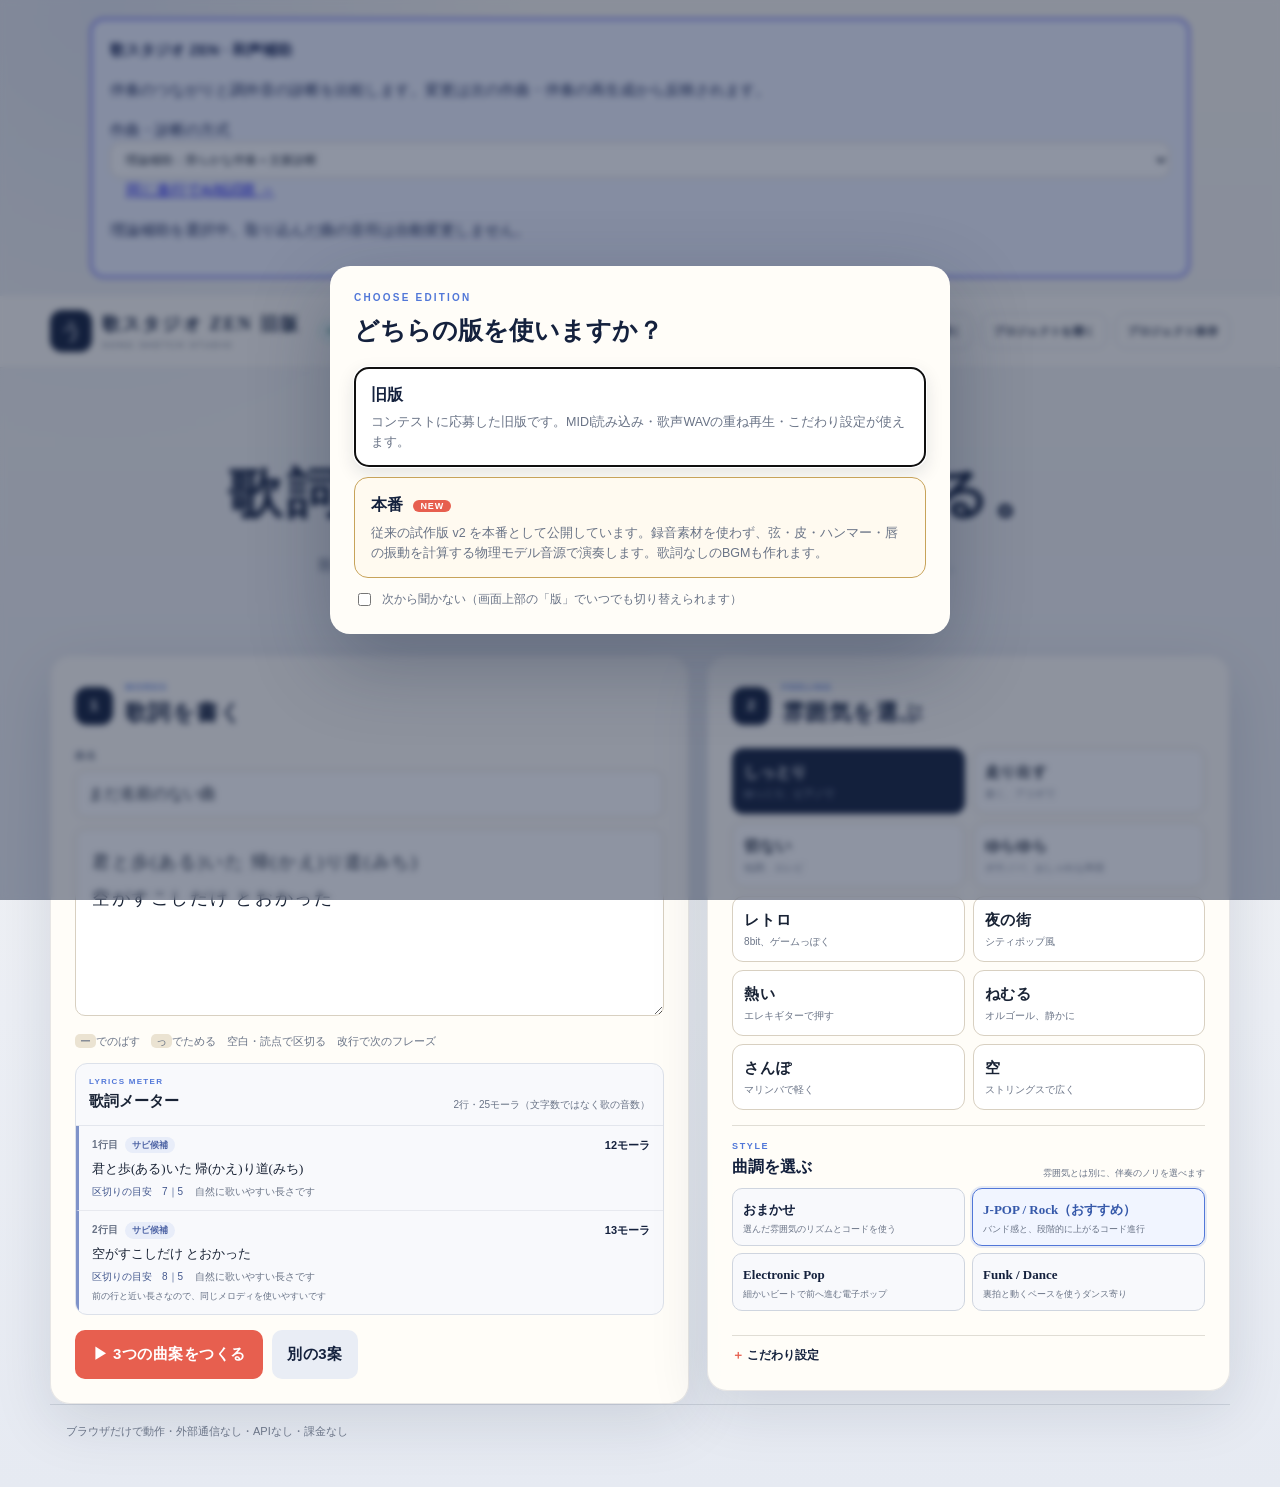
<file: index.html>
<!DOCTYPE html>
<html lang="ja">
<head>
<meta charset="UTF-8">
<meta name="viewport" content="width=device-width, initial-scale=1.0">
<meta name="theme-color" content="#14213d">
<title>歌スタジオ ZEN 旧版 — 歌詞から曲をつくる</title>
<link rel="stylesheet" href="css/style.css">
</head>
<body>
<section style="max-width:1100px;margin:18px auto;padding:18px;background:#eef2ff;border:2px solid #6366f1;border-radius:14px;color:#172554" aria-label="和声ラボ">
  <strong>歌スタジオ ZEN · 和声補助</strong>
  <p>伴奏のつながりと調外音の診断を比較します。変更は次の作曲・伴奏の再生成から反映されます。</p>
  <label for="harmonyMode">作曲・診断の方式 </label>
  <select id="harmonyMode"><option value="enhanced">理論補助：滑らかな伴奏＋文脈診断</option><option value="original">従来の処理</option></select>
  <a href="compare.html" style="margin-left:16px">同じ進行でA/B試聴 →</a>
  <p id="harmonyModeStatus" role="status">理論補助を選択中。取り込んだ曲の音符は自動変更しません。</p>
</section>
<div class="app-shell">
  <header class="topbar">
    <a class="brand" href="index.html" aria-label="うた原稿 STUDIO ホーム">
      <span class="brand-mark">う</span>
      <span><strong>歌スタジオ ZEN 旧版</strong><small>SONG SKETCH STUDIO</small></span>
    </a>
    <div class="privacy-badges" aria-label="動作方式">
      <span>STATIC</span><span>NO API</span><span>NO LOGIN</span>
    </div>
    <nav class="edition-switch" aria-label="版の切り替え">
      <span class="edition-label">版</span>
      <a aria-current="page" href="index.html?ed=zen">旧版</a>
      <a href="v2/index.html" title="物理モデル音源で演奏する本番を開きます">本番</a>
    </nav>
    <div class="top-actions">
      <button class="button ghost compact" id="helpBtn">使い方</button>
      <a class="button ghost compact" href="introduction.html">紹介動画</a>
      <button class="button ghost compact blueprint-launch" id="blueprintBtn">AI設計図</button>
      <input id="blueprintFile" type="file" accept=".utagenkou-blueprint.json,.json,application/json" hidden>
      <button class="button ghost compact" id="loadMidiBtn">MIDIを開く</button>
      <input id="midiFile" type="file" accept=".mid,.midi,audio/midi,audio/x-midi" hidden>
      <button class="button ghost compact" id="loadProjectBtn">プロジェクトを開く</button>
      <input id="projectFile" type="file" accept=".utagenkou.json,.json,application/json" hidden>
      <button class="button ghost compact" id="saveProjectBtn">プロジェクト保存</button>
    </div>
  </header>

  <main class="wrap">
    <section class="intro">
      <p class="eyebrow">WRITE → COMPOSE → SHAPE → EXPORT</p>
      <h1>歌詞から、曲の原型をつくる。</h1>
      <p>難しい画面を行き来せず、言葉・雰囲気・少しの調整だけで、メロディと伴奏を組み立てます。</p>
      <ol class="flow" aria-label="作曲の流れ">
        <li><span>1</span>歌詞</li><li><span>2</span>雰囲気</li><li><span>3</span>生成</li><li><span>4</span>調整</li><li><span>5</span>保存</li>
      </ol>
    </section>

    <div class="setup-grid">
      <section class="panel lyric-panel" aria-labelledby="lyricsHeading">
        <div class="section-heading">
          <span class="step-number">1</span>
          <div><p>WORDS</p><h2 id="lyricsHeading">歌詞を書く</h2></div>
        </div>
        <label class="title-label" for="titleInput">曲名</label>
        <input class="title-input" id="titleInput" value="まだ名前のない曲" maxlength="60">
        <textarea id="lyrics" spellcheck="false" aria-label="歌詞">君と歩(ある)いた 帰(かえ)り道(みち)
空がすこしだけ とおかった</textarea>
        <p class="hint"><code>ー</code>でのばす　<code>っ</code>でためる　空白・読点で区切る　改行で次のフレーズ</p>
        <section class="lyrics-meter" aria-labelledby="lyricsMeterHeading">
          <div class="meter-head">
            <div><span>LYRICS METER</span><h3 id="lyricsMeterHeading">歌詞メーター</h3></div>
            <div class="meter-head-actions">
              <small id="meterSummary">入力すると歌いやすい区切りを表示します</small>
              <button type="button" class="meter-toggle" id="meterToggleBtn" hidden>全行を表示</button>
            </div>
          </div>
          <div class="meter-list" id="count" aria-live="polite"></div>
        </section>
        <p class="warn" id="warn" hidden></p>
        <div class="compose-actions">
          <button class="button primary large" id="makeBtn"><span>▶</span> 3つの曲案をつくる</button>
          <button class="button secondary" id="reMelodyBtn">別の3案</button>
        </div>
      </section>

      <section class="panel mood-panel" aria-labelledby="moodHeading">
        <div class="section-heading">
          <span class="step-number">2</span>
          <div><p>FEELING</p><h2 id="moodHeading">雰囲気を選ぶ</h2></div>
        </div>
        <div class="moods" id="moods"></div>
        <section class="style-picker" aria-labelledby="styleHeading">
          <div class="style-picker-head">
            <div><p>STYLE</p><h3 id="styleHeading">曲調を選ぶ</h3></div>
            <small>雰囲気とは別に、伴奏のノリを選べます</small>
          </div>
          <div class="styles" id="styles"></div>
        </section>
        <div class="detail" id="detail"></div>
        <details class="tweak">
          <summary>こだわり設定</summary>
          <div class="tweak-grid">
            <label class="arrangement-template-control">曲テンプレート<select id="arrangementTemplateSel"></select><small id="arrangementTemplateNote"></small></label>
            <label>基準の音<select id="keySel" aria-label="基準の音"></select></label>
            <label>調<select id="modeSel"><option value="major">明るい調</option><option value="minor">暗い調</option></select></label>
            <label>コード進行<select id="progSel"></select></label>
            <label>リズム<select id="rhythmSel"></select></label>
            <label>メロディ<select id="motionSel"><option value="auto">雰囲気に合わせる</option><option value="smooth">なめらか</option><option value="leapy">よく跳ぶ</option></select></label>
            <label>音域<select id="rangeSel"><option value="low">低め</option><option value="middle" selected>ふつう</option><option value="high">高め</option></select></label>
            <label class="bpm-control">速さ <span id="bpmVal">80 BPM</span><input id="bpmSel" type="range" min="60" max="110" step="2"></label>
          </div>
          <button class="button ghost" id="resetTweak">雰囲気の初期設定に戻す</button>
        </details>
      </section>
    </div>

    <section class="studio" id="studio" aria-labelledby="studioHeading" hidden>
      <div class="studio-header">
        <div>
          <p class="eyebrow">CURRENT SONG</p>
          <h2 id="studioHeading"><span id="stageName">まだ名前のない曲</span></h2>
          <p id="transportStatus">音符を上下にドラッグして、メロディを直せます。</p>
        </div>
        <div class="transport">
          <button class="button play" id="playBtn">▶ 再生</button>
          <button class="button vocal-export" id="vocalScoreBtn">NEUTRINO譜面</button>
          <button class="button ghost" id="exportBtn">MIDIを書き出す</button>
          <button class="button ghost" id="exportMixBtn">WAVを書き出す</button>
        </div>
      </div>
      <section class="candidate-chooser" id="candidateChooser" aria-labelledby="candidateHeading">
        <div>
          <p class="eyebrow">THREE SKETCHES</p>
          <h3 id="candidateHeading">まず、近い案を選ぶ</h3>
          <p>選ぶと編集する案が切り替わります。再生して比べ、近い案から整えられます。</p>
        </div>
        <div class="candidate-list" id="candidateList" aria-live="polite"></div>
      </section>
      <section class="midi-import-summary" id="midiImportSummary" hidden aria-live="polite"></section>
      <section class="midi-checkup" id="midiCheckup" hidden aria-live="polite">
        <div id="midiCheckupBody"></div>
        <button type="button" class="button ghost compact" id="midiRepairBtn" hidden>直せるところを直す</button>
      </section>
      <div class="scroller" id="scroller"><canvas id="cv" aria-label="歌詞とメロディの編集画面"></canvas></div>

      <section class="quick-shape" aria-labelledby="quickShapeHeading">
        <div>
          <p class="eyebrow">QUICK SHAPE</p>
          <h3 id="quickShapeHeading">むずかしい操作なしで整える</h3>
          <p>気になる方向だけ押してください。細かい編集は下の「もっと細かく」で開けます。</p>
        </div>
        <div class="quick-shape-actions">
          <button class="button secondary" id="motifBtn">反復を強める</button>
          <button class="button secondary" id="chorusLiftBtn">サビを少し高く</button>
          <button class="button ghost" id="newCandidatesBtn">別の3案を出す</button>
        </div>
      </section>

      <details class="advanced-tools">
        <summary><strong>もっと細かく調整</strong><span>楽器・音の高さ・コード・ドラム・NEUTRINO</span></summary>
      <div class="editors">
        <article class="editor-card instrument-card">
          <div class="instrument-title-row">
            <div class="editor-heading"><span>INSTRUMENTS</span><h3>楽器編成を選ぶ</h3></div>
            <label class="ensemble-label">編成テンプレート<select id="ensembleSel"></select></label>
          </div>
          <p>各パートの楽器を別々に選べます。チェックを外すと、そのパートは再生とMIDI出力から外れます。</p>
          <p id="arrangementLayerNote" class="arrangement-layer-note" hidden></p>
          <div class="instrument-grid">
            <label class="track-control">
              <span><input type="checkbox" id="melodyEnabled" checked> メロディ</span>
              <select id="melodyInstrument"></select>
            </label>
            <label class="track-control">
              <span><input type="checkbox" id="chordEnabled" checked> コード</span>
              <select id="chordInstrument"></select>
            </label>
            <label class="track-control">
              <span><input type="checkbox" id="bassEnabled" checked> ベース</span>
              <select id="bassInstrument"></select>
            </label>
            <label class="track-control">
              <span><input type="checkbox" id="drumEnabled" checked> ドラム</span>
              <select id="drumKit"></select>
            </label>
          </div>
        </article>

        <article class="editor-card vocal-card">
          <div class="editor-heading"><span>NEUTRINO VOCAL</span><h3>歌声を重ねる</h3></div>
          <p>このツールから譜面を渡し、NEUTRINOが作ったWAVを戻します。外部通信はありません。</p>
          <div class="vocal-flow">
            <div><b>1</b><button class="button vocal-export" id="vocalScoreBtn2">MusicXMLを保存</button><small>NEUTRINO用の歌詞入り譜面</small></div>
            <span>→</span>
            <div><b>2</b><strong>別のPCソフトで歌声生成</strong><small>NEUTRINO等は別途用意（このページには含みません）</small></div>
            <span>→</span>
            <div><b>3</b><button class="button secondary" id="vocalFileBtn">歌声WAVを開く</button><small id="vocalStatus">歌声はまだありません</small></div>
          </div>
          <input id="vocalFile" type="file" accept=".wav,audio/wav,audio/x-wav" hidden>
          <div class="vocal-controls">
            <label>WAV先頭の空白<select id="vocalLeadSel"><option value="16" selected>1小節（推奨）</option><option value="0">空白なし</option><option value="8">2拍</option></select></label>
            <label>歌声音量 <span id="vocalVolumeVal">100%</span><input id="vocalVolume" type="range" min="0" max="150" value="100" step="5"></label>
            <button class="button ghost" id="removeVocalBtn" disabled>歌声を外す</button>
          </div>
          <p class="vocal-note">歌声WAVを読み込むと、再生時だけメロディ楽器を消音して伴奏と重ねます。MIDIにはメロディを残します。スマホでは作成済みのWAVを選んでください。</p>
        </article>

        <article class="editor-card melody-card">
          <div class="editor-heading"><span>MELODY</span><h3>メロディを整える</h3></div>
          <p>音符は譜面上で上下にドラッグできます。全体の高さはボタンで調整できます。</p>
          <div class="nudge-grid">
            <button class="button ghost" id="melodyOctaveDown">−1オクターブ</button>
            <button class="button ghost" id="melodyDown">少し低く</button>
            <button class="button ghost" id="melodyUp">少し高く</button>
            <button class="button ghost" id="melodyOctaveUp">＋1オクターブ</button>
          </div>
        </article>

        <article class="editor-card chord-card">
          <div class="editor-heading"><span>CHORDS</span><h3>コードを選ぶ</h3></div>
          <p>小節ごとの響きを変えます。メロディはそのまま残ります。</p>
          <div class="chord-editor" id="chordEditor"></div>
        </article>

        <article class="editor-card drum-card">
          <div class="editor-heading"><span>RHYTHM</span><h3>ドラムを打ち込む</h3></div>
          <p>16個のマスが1小節です。押した場所を曲全体のリズムとして繰り返します。</p>
          <div class="drum-grid" id="drumGrid"></div>
        </article>
      </div>
      </details>
    </section>
  </main>

  <footer>
    <span>ブラウザだけで動作・外部通信なし・APIなし・課金なし</span>
  </footer>
</div>

<dialog class="help-dialog edition-dialog" id="editionDialog" aria-labelledby="editionHeading">
  <div class="help-dialog-head">
    <div><p class="eyebrow">CHOOSE EDITION</p><h2 id="editionHeading">どちらの版を使いますか？</h2></div>
  </div>
  <div class="edition-choices">
    <button type="button" class="edition-choice" id="editionZen">
      <strong>旧版</strong>
      <span>コンテストに応募した旧版です。MIDI読み込み・歌声WAVの重ね再生・こだわり設定が使えます。</span>
    </button>
    <button type="button" class="edition-choice is-new" id="editionV2">
      <strong>本番 <em>NEW</em></strong>
      <span>従来の試作版 v2 を本番として公開しています。録音素材を使わず、弦・皮・ハンマー・唇の振動を計算する物理モデル音源で演奏します。歌詞なしのBGMも作れます。</span>
    </button>
  </div>
  <label class="edition-remember"><input type="checkbox" id="editionRemember"> 次から聞かない（画面上部の「版」でいつでも切り替えられます）</label>
</dialog>

<dialog class="help-dialog" id="helpDialog" aria-labelledby="helpHeading">
  <div class="help-dialog-head">
    <div><p class="eyebrow">QUICK START</p><h2 id="helpHeading">30秒で曲をつくる</h2></div>
    <button type="button" class="dialog-close" id="helpCloseBtn" aria-label="使い方を閉じる">×</button>
  </div>
  <ol class="help-steps">
    <li><b>手元のMIDIを開く場合</b><span>上部の「MIDIを開く」から選ぶと、各トラック・楽器番号・Velocity・ドラムを保ったまま再生できます。</span></li>
    <li><b>歌詞を書く</b><span>改行ごとに歌のフレーズになります。読めない漢字だけ <code>未来(みらい)</code> のように読みを付けます。</span></li>
    <li><b>雰囲気を選ぶ</b><span>最初は「こだわり設定」を開かなくても大丈夫です。</span></li>
    <li><b>3つの曲案をつくる</b><span>A・B・Cを再生して、いちばん近い案を選びます。</span></li>
    <li><b>少しだけ整える</b><span>「反復を強める」「サビを少し高く」、または音符の上下ドラッグを使います。</span></li>
    <li><b>保存する</b><span>MIDIは他の作曲ソフトへ、MusicXMLはNEUTRINOへ渡せます。</span></li>
  </ol>
  <p class="help-safety">このアプリはブラウザ内だけで動きます。外部通信・API契約・ログイン・利用料金はありません。</p>
  <button type="button" class="button primary" id="helpStartBtn">歌詞から始める</button>
</dialog>

<dialog class="help-dialog blueprint-dialog" id="blueprintDialog" aria-labelledby="blueprintHeading">
  <div class="help-dialog-head">
    <div>
      <p class="eyebrow">AI SONG BLUEPRINT</p>
      <h2 id="blueprintHeading">GPT / Geminiの曲案を開く</h2>
    </div>
    <button type="button" class="dialog-close" id="blueprintCloseBtn" aria-label="AI設計図を閉じる">×</button>
  </div>
  <p class="blueprint-intro">Codex・ClaudeなどのAIに専用JSONを書いてもらい、ここへ貼ります。音符を検査し、楽器で試聴してMIDIへ保存できます。歌声生成ソフト用の譜面も書き出せます。</p>
  <div class="blueprint-flow" aria-label="AI設計図の使い方">
    <span><b>1</b> 指示をコピー</span><i>→</i><span><b>2</b> AIへ依頼</span><i>→</i><span><b>3</b> JSONを貼る</span><i>→</i><span><b>4</b> 曲を開く</span>
  </div>
  <label class="blueprint-text-label" for="blueprintText">UtaGenkou Song Blueprint v1</label>
  <textarea id="blueprintText" class="blueprint-text" spellcheck="false" placeholder="ここへJSONを貼り付けてください"></textarea>
  <div class="blueprint-status" id="blueprintStatus" role="status" aria-live="polite">まだ設計図は開いていません。</div>
  <div class="blueprint-tools">
    <button type="button" class="button ghost" id="blueprintPromptBtn">GPT / Gemini用指示をコピー</button>
    <button type="button" class="button ghost" id="blueprintSampleBtn">見本を入れる</button>
    <button type="button" class="button ghost" id="blueprintFileBtn">JSONファイルを開く</button>
  </div>
  <p class="help-safety">コピー＆ペーストは手動です。このアプリからAI・API・外部サイトへ通信せず、ログインや追加料金もありません。</p>
  <div class="blueprint-actions">
    <button type="button" class="button ghost" id="blueprintCancelBtn">キャンセル</button>
    <button type="button" class="button primary" id="blueprintApplyBtn">この設計図を開く</button>
  </div>
</dialog>

<div class="toast" id="toast" role="status" aria-live="polite" hidden></div>

<script src="js/theory.js"></script>
<script src="js/mora.js"></script>
<script src="js/lyrics-analyzer.js"></script>
<script src="data/presets.js"></script>
<script src="data/styles.js"></script>
<script src="js/compose.js"></script>
<script src="js/vocal-timing.js"></script>
<script src="js/performance-pass.js"></script>
<script src="js/arrangement-template.js"></script>
<script src="js/song-sketch.js"></script>
<script src="js/smf.js"></script>
<script src="js/musicxml.js"></script>
<script src="js/midi-doctor.js"></script>
<script src="js/harmony-lab.js"></script>
<script>document.getElementById('harmonyMode').addEventListener('change', function () { UG.harmonyLab.enabled = this.value === 'enhanced'; document.getElementById('harmonyModeStatus').textContent = (UG.harmonyLab.enabled ? '理論補助' : '従来の処理') + 'を選択中。次の作曲・伴奏再生成／診断から反映します。'; });</script>
<script src="js/audio.js"></script>
<script src="js/vocal-track.js"></script>
<script src="js/wav-export.js"></script>
<script src="js/playback-engine.js"></script>
<script src="js/editor.js"></script>
<script src="js/blueprint.js"></script>
<script src="js/project.js"></script>
<script src="js/view.js"></script>
<script src="js/main.js"></script>
<script src="js/edition.js"></script>
</body>
</html>
</file>
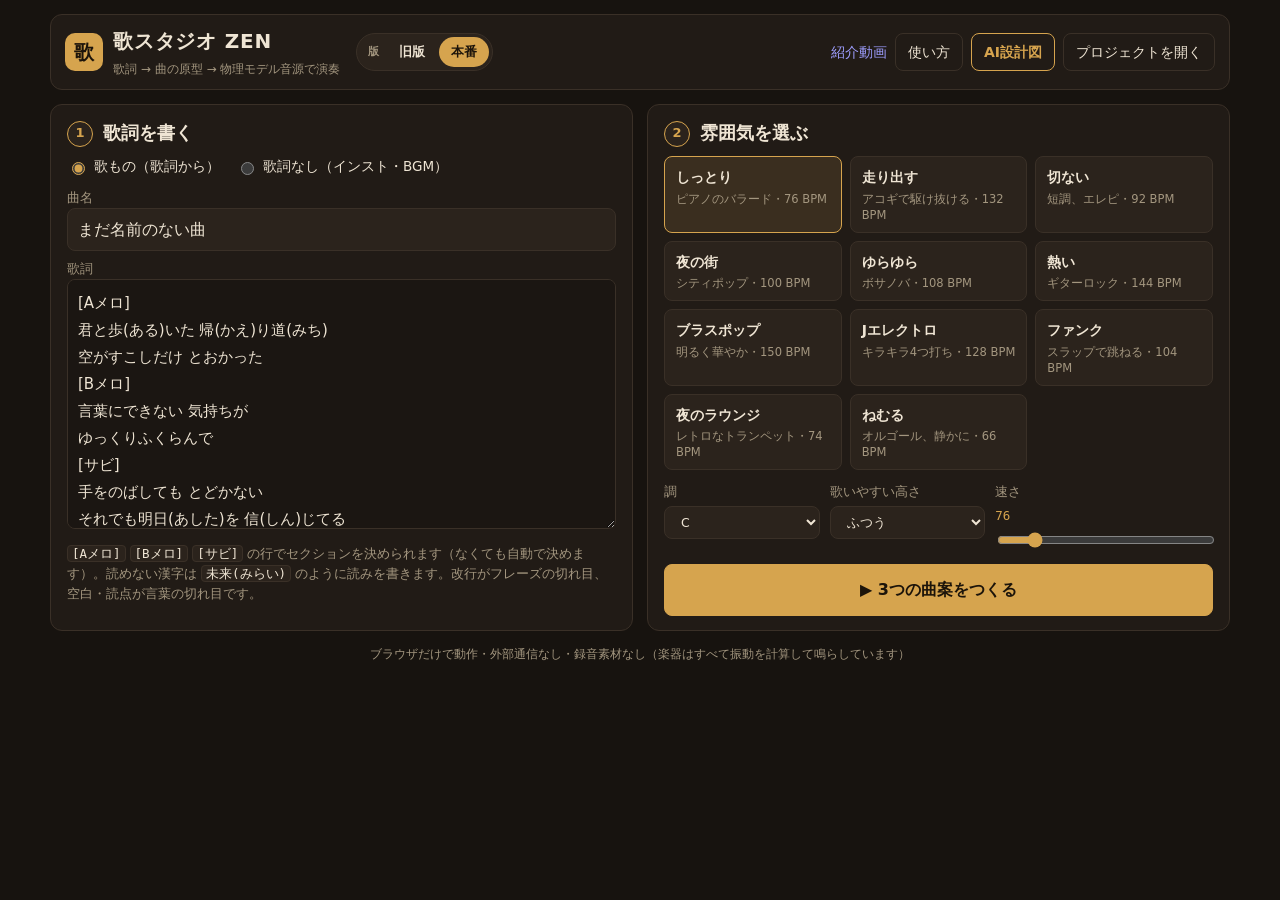
<file: v2/index.html>
<!DOCTYPE html>
<html lang="ja">
<head>
<meta charset="UTF-8">
<meta name="viewport" content="width=device-width, initial-scale=1.0">
<meta name="theme-color" content="#17130f">
<title>歌スタジオ ZEN 本番 — 歌詞から曲をつくる</title>
<link rel="stylesheet" href="css/app.css">
</head>
<body>
<div class="wrap">
  <header class="top">
    <div class="brand"><span class="mark">歌</span><div><h1>歌スタジオ ZEN</h1><small>歌詞 → 曲の原型 → 物理モデル音源で演奏</small></div></div>
    <nav class="edition-switch" aria-label="版の切り替え">
      <span class="edition-label">版</span>
      <a href="../index.html?ed=zen" title="コンテストに応募した旧版に切り替えます">旧版</a>
      <a aria-current="page" href="index.html">本番</a>
    </nav>
    <div class="top-actions">
      <a class="ghost" style="display:inline-flex;align-items:center;text-decoration:none" href="../introduction.html#prototype">紹介動画</a>
      <button class="ghost" id="helpBtn">使い方</button>
      <button class="ghost ai" id="bpBtn">AI設計図</button>
      <button class="ghost" id="openBtn">プロジェクトを開く</button>
      <input type="file" id="openFile" accept=".json,application/json" hidden>
    </div>
  </header>

  <div class="setup">
    <section class="panel" aria-labelledby="h1">
      <div class="step"><span>1</span><h2 id="h1">歌詞を書く</h2></div>
      <div class="mode" role="radiogroup" aria-label="曲の種類">
        <label><input type="radio" name="mode" value="song" checked> 歌もの（歌詞から）</label>
        <label><input type="radio" name="mode" value="inst"> 歌詞なし（インスト・BGM）</label>
      </div>
      <label class="lbl" for="title">曲名</label>
      <input id="title" class="title-in" value="まだ名前のない曲" maxlength="60">
      <div id="instBox" class="inst-box" hidden>
        <label class="lbl">長さ<select id="lengthSel"><option value="short">短め（約30秒・Aメロ→サビ）</option><option value="medium" selected>ふつう（約1分・A→B→サビ）</option><option value="long">長め（約2分・A→B→サビ→A→サビ）</option></select></label>
        <p class="hint">歌詞の代わりに、フレーズの長さと区切りを自動で決めてメロディを作ります。メロディは「メロディ」の楽器が演奏します。</p>
      </div>
      <div id="lyricBox">
      <label class="lbl" for="lyrics">歌詞</label>
      <textarea id="lyrics" spellcheck="false">[Aメロ]
君と歩(ある)いた 帰(かえ)り道(みち)
空がすこしだけ とおかった
[Bメロ]
言葉にできない 気持ちが
ゆっくりふくらんで
[サビ]
手をのばしても とどかない
それでも明日(あした)を 信(しん)じてる
いつかまた 会えるように
この歌を うたうよ</textarea>
      <p class="hint"><code>[Aメロ]</code> <code>[Bメロ]</code> <code>[サビ]</code> の行でセクションを決められます（なくても自動で決めます）。読めない漢字は <code>未来(みらい)</code> のように読みを書きます。改行がフレーズの切れ目、空白・読点が言葉の切れ目です。</p>
      <p class="warn" id="warn" hidden></p>
      </div>
    </section>

    <section class="panel" aria-labelledby="h2">
      <div class="step"><span>2</span><h2 id="h2">雰囲気を選ぶ</h2></div>
      <div class="moods" id="moods"></div>
      <div class="row3">
        <label class="lbl">調<select id="keySel"></select></label>
        <label class="lbl">歌いやすい高さ<select id="rangeSel"><option value="low">低め</option><option value="mid" selected>ふつう</option><option value="high">高め</option></select></label>
        <label class="lbl">速さ <output id="bpmOut">76</output><input type="range" id="bpm" min="60" max="170" step="1" value="76"></label>
      </div>
      <button class="primary big" id="makeBtn">▶ 3つの曲案をつくる</button>
    </section>
  </div>

  <section class="panel studio" id="studio" hidden aria-labelledby="h3">
    <div class="studio-head">
      <div class="step"><span>3</span><h2 id="h3"><span id="songName">曲</span></h2></div>
      <div class="transport">
        <button class="primary" id="playBtn" aria-pressed="false">▶ 再生</button>
        <span class="pos" id="pos">0:00</span>
        <span class="status" id="status">準備中…</span>
      </div>
    </div>
    <div class="cands" id="cands"></div>
    <div class="roll-wrap" id="rollWrap"><canvas id="roll" aria-label="曲の構成・コード・メロディ。クリックした小節から再生"></canvas></div>
    <div class="edit-bar" id="editBar" hidden>
      <span class="edit-target" id="editTarget"></span>
      <div class="btns">
        <button class="ghost" id="editOctDown">−1オクターブ</button>
        <button class="ghost" id="editDown">少し低く</button>
        <button class="ghost" id="editUp">少し高く</button>
        <button class="ghost" id="editOctUp">＋1オクターブ</button>
        <button class="ghost" id="editUndo">元に戻す</button>
        <button class="ghost" id="editClear" hidden>選択をはずす</button>
      </div>
    </div>
    <p class="hint">音符を上下にドラッグすると高さを直せます（調の音に合わせます）。選んだ音は ↑↓ キー（Shift で1オクターブ）、←→ で隣の音へ。音符以外をクリックすると、その小節から再生します。</p>

    <div class="adjust">
      <div class="sub">
        <h3><span class="n">4</span>楽器とノリ <small class="for-cand" id="forCand"></small><button class="ghost reroll" id="rerollBtn" title="この案の楽器を、別の組み合わせに入れ替えます">🎲 別の編成</button></h3>
        <div class="grid2">
          <label class="lbl">メロディ<select id="insMelody"></select></label>
          <label class="lbl">ベース<select id="insBass"></select></label>
          <label class="lbl">ドラム<select id="insKit"></select></label>
          <label class="lbl">ノリ<select id="grooveSel"></select></label>
          <div class="lbl">キー<div class="btns"><button class="ghost" id="keyDown">♭ 半音下げる</button><button class="ghost" id="keyUp">♯ 半音上げる</button></div></div>
        </div>
        <div class="layers">
          <div class="layers-head"><span>和音の楽器（重ねられます）</span><span class="btns"><button class="ghost" id="rerollLayers" title="和音の楽器だけを別の組み合わせに入れ替えます（歌メロ・ベース・ドラムはそのまま）">🎲 和音だけ入れ替え</button><button class="ghost" id="addLayer" title="雰囲気に合う楽器を1つ足します">＋ 楽器を足す</button></span></div>
          <div id="layerList"></div>
        </div>
        <p class="hint" id="arrNote"></p>
      </div>
      <div class="sub">
        <h3>音量</h3>
        <div class="mixer" id="mixer"></div>
      </div>
      <div class="sub">
        <h3><span class="n">5</span>保存</h3>
        <div class="btns wrap-btns">
          <button class="ghost" id="saveMidi">MIDI</button>
          <button class="ghost" id="saveXml">MusicXML（歌詞つきメロディ）</button>
          <button class="ghost" id="saveWav">WAV</button>
          <button class="ghost" id="saveProj">プロジェクト</button>
        </div>
        <p class="hint">MIDIは全パート（歌詞つき）。MusicXMLはNEUTRINOなどの歌声合成へ。WAVは物理モデル音源でそのまま書き出します。</p>
      </div>
    </div>
  </section>

  <footer>ブラウザだけで動作・外部通信なし・録音素材なし（楽器はすべて振動を計算して鳴らしています）</footer>
</div>

<dialog id="help" aria-labelledby="helpH">
  <h2 id="helpH">使い方</h2>
  <ol>
    <li><b>歌詞を書く</b> — 改行ごとに歌のフレーズ。<code>[サビ]</code> などでセクションを指定できます。</li>
    <li><b>雰囲気を選ぶ</b> — テンポ・コード進行・楽器・ノリがまとめて決まります。</li>
    <li><b>3つの曲案をつくる</b> — A・B・Cを聴き比べて選びます。</li>
    <li><b>整える</b> — 楽器やノリを変えると、その楽器らしい弾き方で伴奏を組み直します。</li>
    <li><b>保存</b> — MIDI・MusicXML・WAV・プロジェクト。</li>
  </ol>
  <p class="hint">構成：前奏（サビのメロディを楽器で）→ Aメロ → Bメロ → サビ → 後奏 → 終止。</p>
  <button class="primary" id="helpClose">閉じる</button>
</dialog>
<dialog id="bp" class="bp" aria-labelledby="bpH">
  <h2 id="bpH">AI設計図で曲を開く</h2>
  <ol class="bp-steps">
    <li><b>指示文をコピー</b> — 上の歌詞と雰囲気が入った指示文です。<button class="ghost" id="bpCopy">指示文をコピー</button></li>
    <li><b>AIに貼る</b> — Claude・ChatGPT・Gemini などのチャットに貼って送ります（このアプリは通信しません）。</li>
    <li><b>返ってきたJSONを貼る</b> — 下の欄に貼って「この設計図で開く」。</li>
  </ol>
  <textarea id="bpText" spellcheck="false" placeholder="{ &quot;format&quot;: &quot;uta-studio-2/blueprint&quot;, … }"></textarea>
  <p class="hint" id="bpStatus" role="status">AIが作曲（構成・コード・メロディ・編成・キメ）を書き、このアプリが物理モデル音源で演奏します。</p>
  <div class="btns"><select id="bpExample" aria-label="手本の曲を開く"><option value="">手本の曲を開く…</option>
    <option value="examples/morning-tram.score.json">Morning Tram（自由スコアの基本）</option>
    <option value="examples/rosewood/starlight-parade.score.json">Starlight Parade</option>
    <option value="examples/rosewood/moonlit-lounge.score.json">Moonlit Lounge</option>
    <option value="examples/rosewood/candy-circuit.score.json">Candy Circuit</option>
    <option value="examples/rosewood/morning-glass.score.json">Morning Glass</option>
    <option value="examples/rosewood/velvet-hour.score.json">Velvet Hour</option>
    <option value="examples/rosewood/neon-drive.score.json">Neon Drive</option>
    <option value="examples/rosewood/rosewood-funk.score.json">Rosewood Funk</option>
    <option value="examples/rosewood/highway-rock.score.json">Highway Rock</option>
    <option value="examples/rosewood/lantern-ballad.score.json">Lantern Ballad</option>
  </select><button class="ghost" id="bpSample">見本を入れる</button><button class="ghost" id="bpClose">閉じる</button><button class="primary" id="bpOpen">この設計図で開く</button></div>
</dialog>
<div class="toast" id="toast" role="status" aria-live="polite" hidden></div>

<script src="js/theory.js"></script>
<script src="js/instruments.js"></script>
<script src="js/moods.js"></script>
<script src="js/lyrics.js"></script>
<script src="js/compose.js"></script>
<script src="js/arrange.js"></script>
<script src="js/musicxml.js"></script>
<script src="js/export.js"></script>
<script src="js/blueprint.js"></script>
<script src="js/engine/dsp-guitar.js"></script>
<script src="js/engine/dsp-drum.js"></script>
<script src="js/engine/dsp-keys.js"></script>
<script src="js/engine/core.js"></script>
<script src="js/engine/score.js"></script>
<script src="js/engine/player.js"></script>
<script src="js/app.js"></script>
</body>
</html>
</file>
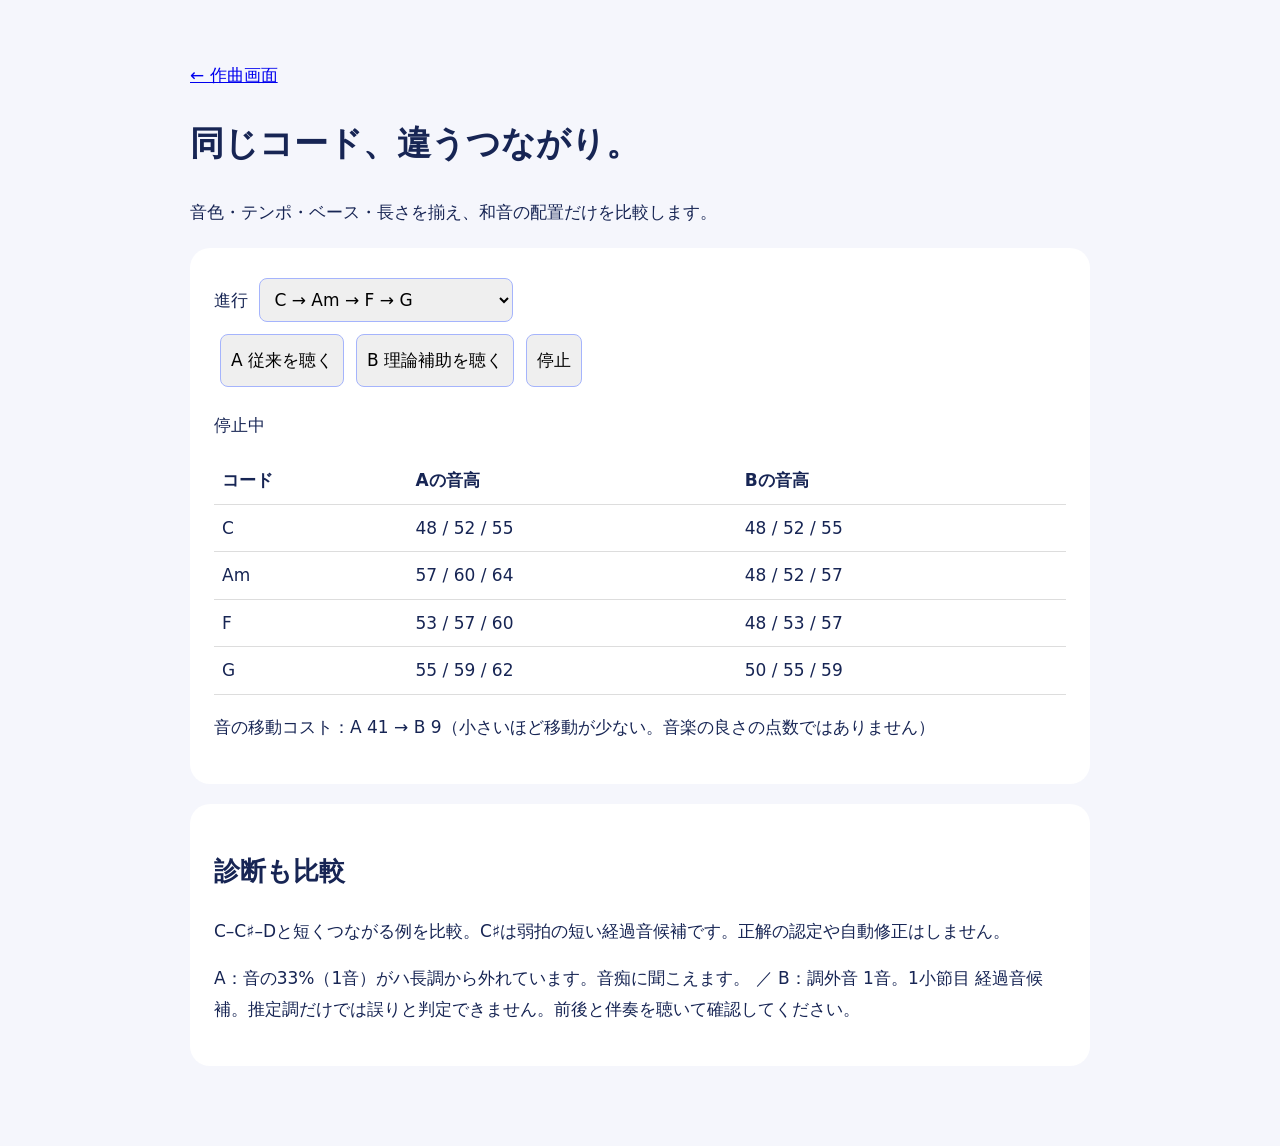
<file: compare.html>
<!doctype html><html lang="ja"><meta charset="utf-8"><meta name="viewport" content="width=device-width,initial-scale=1"><title>和声ラボ A/B試聴</title>
<style>body{font:17px/1.8 system-ui;background:#f5f6fc;color:#172554;max-width:900px;margin:40px auto;padding:20px}section{background:white;padding:24px;border-radius:20px;margin:20px 0}button,select{font:inherit;padding:10px;margin:6px;border:1px solid #a5b4fc;border-radius:8px}button{cursor:pointer}table{width:100%;border-collapse:collapse}td,th{padding:8px;border-bottom:1px solid #ddd;text-align:left}</style>
<a href="index.html">← 作曲画面</a><h1>同じコード、違うつながり。</h1><p>音色・テンポ・ベース・長さを揃え、和音の配置だけを比較します。</p>
<section><label>進行 <select id="progression"><option value="pop">C → Am → F → G</option><option value="seventh">FM7 → G7 → Em7 → Am7</option><option value="mixed">C → Dm7 → G7 → C</option></select></label><br>
<button id="a">A 従来を聴く</button><button id="b">B 理論補助を聴く</button><button id="stop">停止</button><p id="status" role="status">再生ボタンを押してください。</p><table><thead><tr><th>コード</th><th>Aの音高</th><th>Bの音高</th></tr></thead><tbody id="rows"></tbody></table><p id="metric"></p></section>
<section><h2>診断も比較</h2><p>C–C♯–Dと短くつながる例を比較。C♯は弱拍の短い経過音候補です。正解の認定や自動修正はしません。</p><p id="diagnostic"></p></section>
<script src="js/theory.js"></script><script src="js/midi-doctor.js"></script><script src="js/harmony-lab.js"></script><script src="js/compare.js"></script></html>
</file>
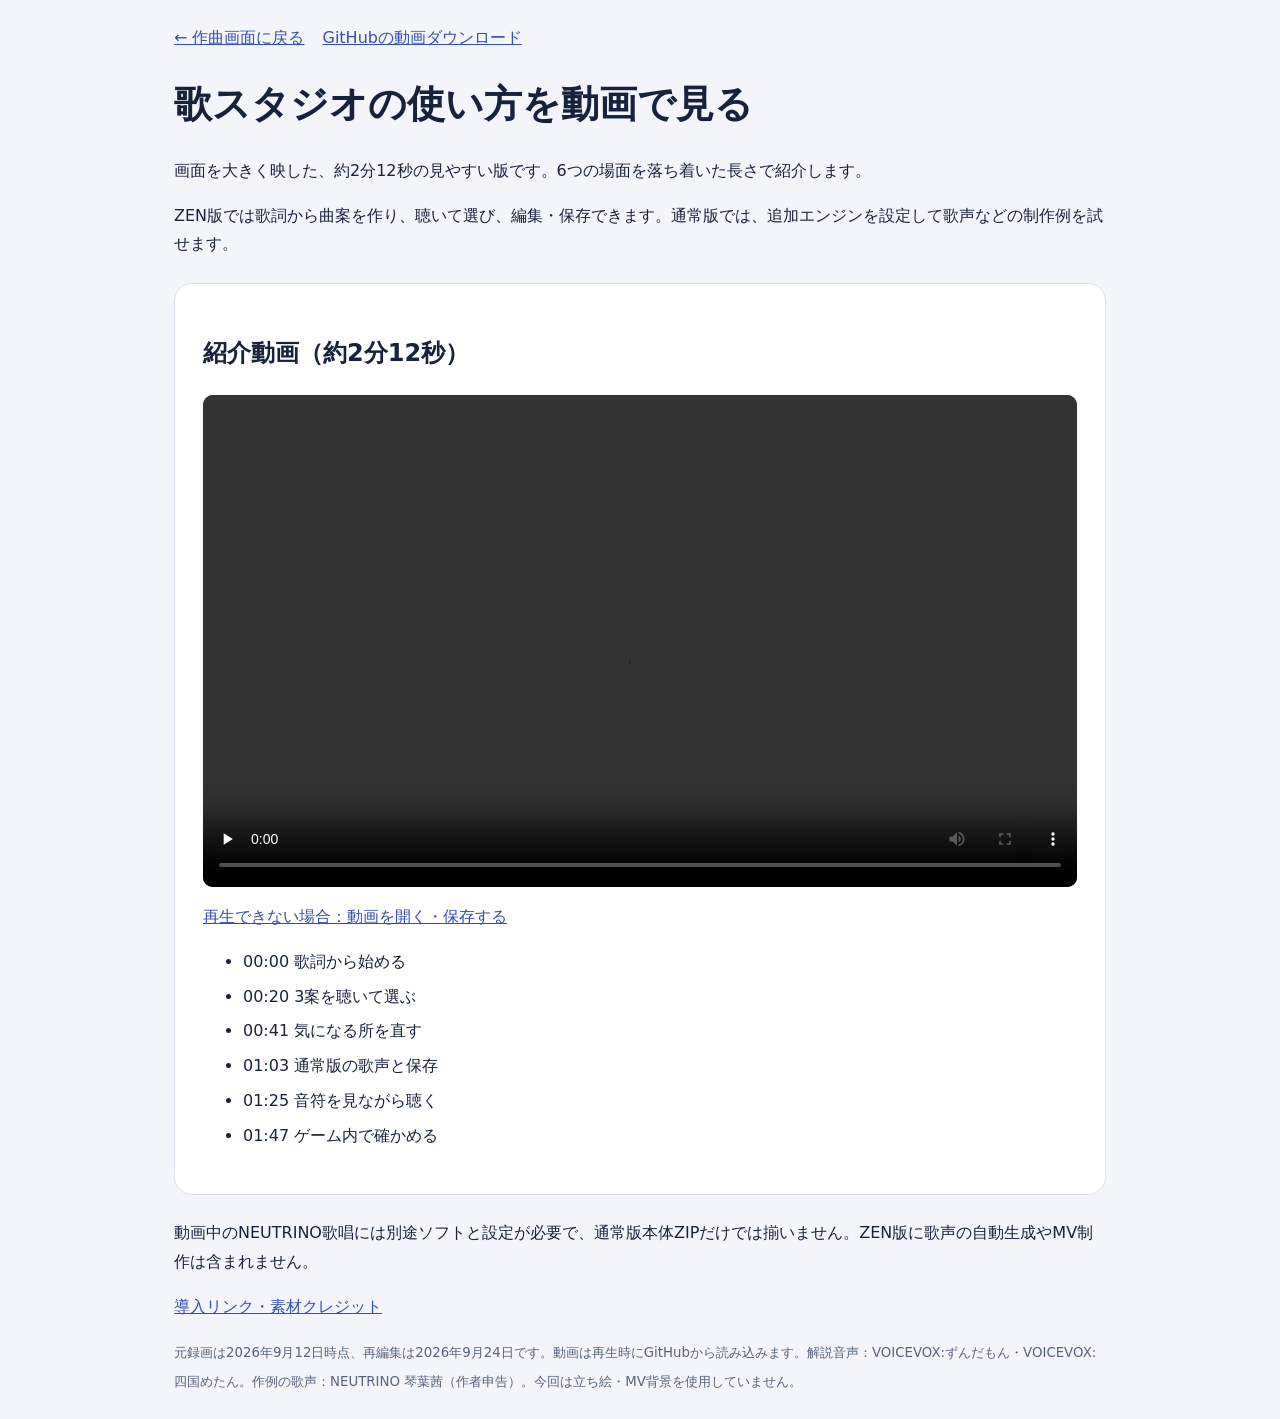
<file: introduction-legacy.html>
<!doctype html>
<html lang="ja">
<head>
<meta charset="utf-8">
<meta name="viewport" content="width=device-width,initial-scale=1">
<title>紹介動画 — 歌スタジオ</title>
<style>
*{box-sizing:border-box}body{margin:0;background:#f3f5fa;color:#17233c;font:16px/1.8 system-ui,sans-serif}main{max-width:980px;margin:auto;padding:24px}a{color:#354eb2}h1{font-size:clamp(25px,5vw,38px);line-height:1.4}section{background:white;border:1px solid #dae0ed;border-radius:18px;margin:24px 0;padding:clamp(16px,4vw,28px)}video{display:block;width:100%;aspect-ratio:16/9;background:#101b30;border-radius:10px}nav{display:flex;gap:18px;flex-wrap:wrap}small{color:#56647b}li{margin:6px 0}
</style>
</head>
<body><main>
<nav><a href="index.html">← 作曲画面に戻る</a><a href="https://github.com/mutuki09/Uta-Studio/releases/tag/intro-video-20260912">GitHubの動画ダウンロード</a></nav>
<h1>歌スタジオの使い方を動画で見る</h1>
<p>画面を大きく映した、約2分12秒の見やすい版です。6つの場面を落ち着いた長さで紹介します。</p>
<p>ZEN版では歌詞から曲案を作り、聴いて選び、編集・保存できます。通常版では、追加エンジンを設定して歌声などの制作例を試せます。</p>
<section><h2>紹介動画（約2分12秒）</h2>
<video controls playsinline preload="none" aria-label="歌スタジオの紹介動画・見やすい版"><source src="https://github.com/mutuki09/Uta-Studio/releases/download/intro-video-20260912/uta-studio-introduction.mp4" type="video/mp4"></video>
<p><a href="https://github.com/mutuki09/Uta-Studio/releases/download/intro-video-20260912/uta-studio-introduction.mp4">再生できない場合：動画を開く・保存する</a></p>
<ul><li>00:00 歌詞から始める</li><li>00:20 3案を聴いて選ぶ</li><li>00:41 気になる所を直す</li><li>01:03 通常版の歌声と保存</li><li>01:25 音符を見ながら聴く</li><li>01:47 ゲーム内で確かめる</li></ul></section>
<p>動画中のNEUTRINO歌唱には別途ソフトと設定が必要で、通常版本体ZIPだけでは揃いません。ZEN版に歌声の自動生成やMV制作は含まれません。</p>
<p><a href="https://github.com/mutuki09/Uta-Studio/releases/download/intro-video-20260912/guide-and-credits.md">導入リンク・素材クレジット</a></p>
<small>元録画は2026年9月12日時点、再編集は2026年9月24日です。動画は再生時にGitHubから読み込みます。解説音声：VOICEVOX:ずんだもん・VOICEVOX:四国めたん。作例の歌声：NEUTRINO 琴葉茜（作者申告）。今回は立ち絵・MV背景を使用していません。</small>
</main></body></html>
</file>
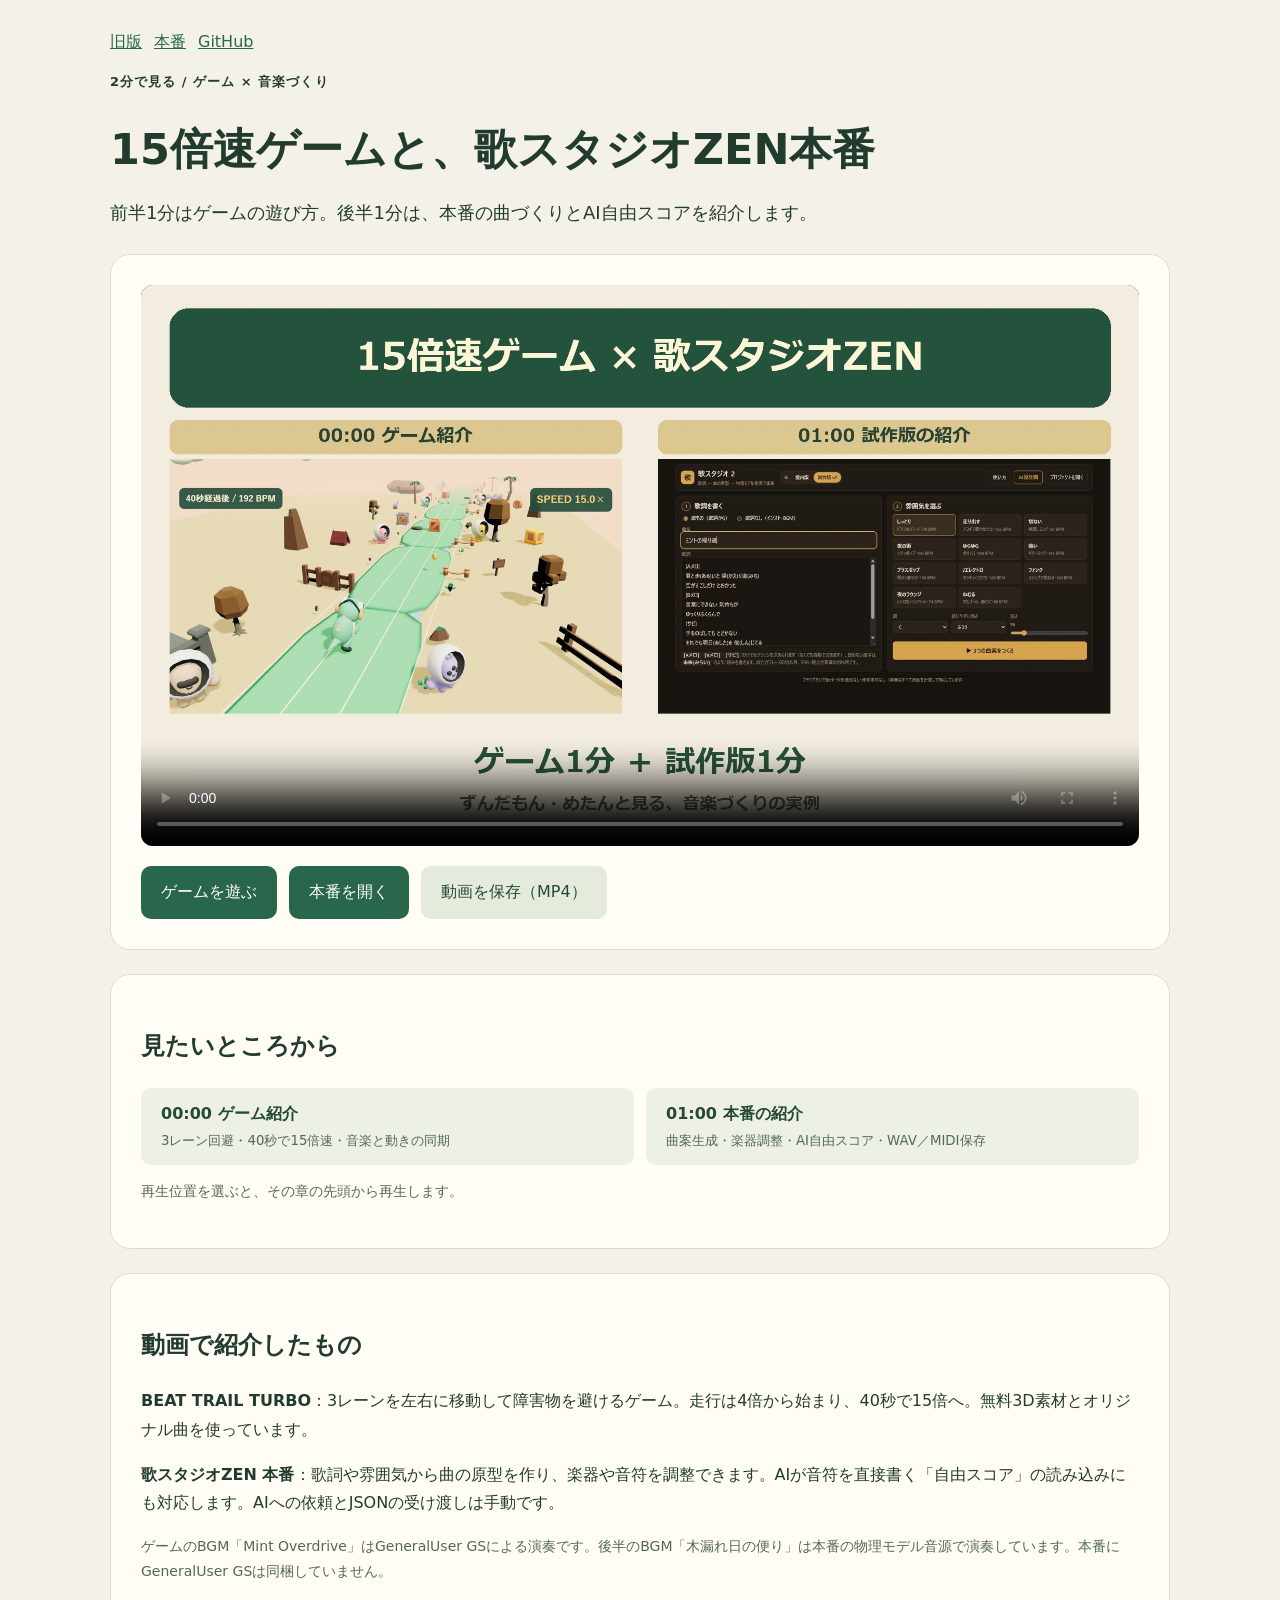
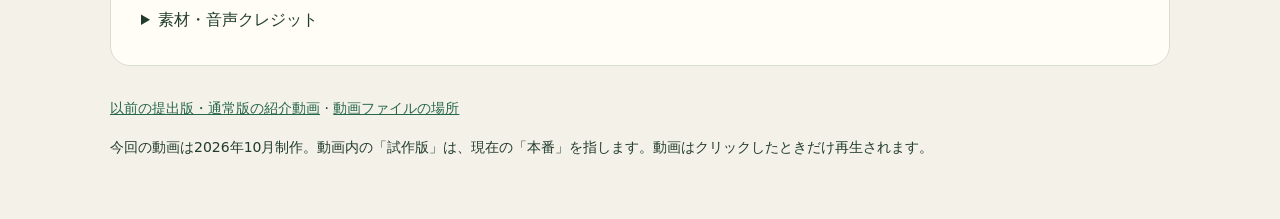
<file: introduction.html>
<!doctype html>
<html lang="ja"><head><meta charset="utf-8"><meta name="viewport" content="width=device-width,initial-scale=1"><title>ゲームと本番の紹介動画 — 歌スタジオZEN</title><style>*{box-sizing:border-box}body{margin:0;background:#f4f1e8;color:#213c2e;font:16px/1.8 system-ui,sans-serif}main{max-width:1100px;margin:auto;padding:28px 20px}nav,.actions,.chapters{display:flex;gap:12px;flex-wrap:wrap}a{color:#27684a}h1{font-size:clamp(28px,5vw,43px);line-height:1.4;margin:26px 0 12px}.lead{font-size:18px}.card{background:#fffdf5;border:1px solid #d8dfcf;border-radius:20px;padding:clamp(16px,3vw,30px);margin:24px 0}video{width:100%;display:block;aspect-ratio:16/9;background:#173526;border-radius:12px}.button,button{display:inline-block;background:#28674b;color:#fff;border:0;border-radius:10px;padding:12px 20px;text-decoration:none;font:inherit;cursor:pointer}.secondary{background:#e4eadc;color:#244a36}.chapters button{background:#edf0e5;color:#254933;text-align:left;flex:1;min-width:230px}.chapters strong,.chapters small{display:block}.actions{margin-top:20px}details{margin-top:22px}small{color:#536957}.tag{font-size:13px;letter-spacing:.08em;font-weight:800}.notice{font-size:14px;color:#536957}footer{margin:30px 0;font-size:14px}</style></head>
<body><main><nav><a href="index.html">旧版</a><a href="v2/">本番</a><a href="https://github.com/mutuki09/Uta-Studio-ZEN">GitHub</a></nav><p class="tag">2分で見る / ゲーム × 音楽づくり</p><h1>15倍速ゲームと、歌スタジオZEN本番</h1><p class="lead">前半1分はゲームの遊び方。後半1分は、本番の曲づくりとAI自由スコアを紹介します。</p>
<section class="card"><video id="introVideo" controls playsinline preload="metadata" poster="videos/zen-game-prototype-poster.jpg" aria-label="ゲーム紹介1分と歌スタジオZEN本番紹介1分の動画"><source src="videos/zen-game-prototype-2min.mp4" type="video/mp4"></video><div class="actions"><a class="button" href="examples/beat-trail/">ゲームを遊ぶ</a><a class="button" href="v2/">本番を開く</a><a class="button secondary" href="videos/zen-game-prototype-2min.mp4" download>動画を保存（MP4）</a></div></section>
<section class="card"><h2>見たいところから</h2><div class="chapters"><button id="game" data-time="0"><strong>00:00 ゲーム紹介</strong><small>3レーン回避・40秒で15倍速・音楽と動きの同期</small></button><button id="prototype" data-time="60"><strong>01:00 本番の紹介</strong><small>曲案生成・楽器調整・AI自由スコア・WAV／MIDI保存</small></button></div><p class="notice">再生位置を選ぶと、その章の先頭から再生します。</p></section>
<section class="card"><h2>動画で紹介したもの</h2><p><strong>BEAT TRAIL TURBO</strong>：3レーンを左右に移動して障害物を避けるゲーム。走行は4倍から始まり、40秒で15倍へ。無料3D素材とオリジナル曲を使っています。</p><p><strong>歌スタジオZEN 本番</strong>：歌詞や雰囲気から曲の原型を作り、楽器や音符を調整できます。AIが音符を直接書く「自由スコア」の読み込みにも対応します。AIへの依頼とJSONの受け渡しは手動です。</p><p class="notice">ゲームのBGM「Mint Overdrive」はGeneralUser GSによる演奏です。後半のBGM「木漏れ日の便り」は本番の物理モデル音源で演奏しています。本番にGeneralUser GSは同梱していません。</p><details><summary>素材・音声クレジット</summary><p>音声：VOICEVOX:ずんだもん / VOICEVOX:四国めたん<br>立ち絵：坂本アヒル<br>3D素材：Kenney Nature Kit / Platformer Kit（CC0）<br>GeneralUser GS：S. Christian Collins<br>3D描画：Three.js（MIT）<br>曲・ゲーム・動画編集：このプロジェクトで制作</p><p><a href="videos/credits.md">出典と制作情報の詳細</a></p></details></section>
<footer><a href="introduction-legacy.html">以前の提出版・通常版の紹介動画</a> · <a href="https://github.com/mutuki09/Uta-Studio-ZEN/tree/main/videos">動画ファイルの場所</a><p>今回の動画は2026年10月制作。動画内の「試作版」は、現在の「本番」を指します。動画はクリックしたときだけ再生されます。</p></footer></main><script>const v=document.getElementById('introVideo');if(location.hash==='#prototype')v.addEventListener('loadedmetadata',()=>{v.currentTime=60;v.scrollIntoView({block:'center'});},{once:true});document.querySelectorAll('[data-time]').forEach(b=>b.addEventListener('click',()=>{v.currentTime=Number(b.dataset.time);v.scrollIntoView({behavior:'smooth',block:'center'});v.play();}));</script></body></html>
</file>
<file: css/style.css>
:root{
  --ink:#14213d;
  --ink-2:#263a60;
  --paper:#f6f2e8;
  --paper-2:#ebe3d2;
  --white:#fffdf8;
  --coral:#e75f4f;
  --coral-2:#f07968;
  --mint:#3ca786;
  --blue:#5177d8;
  --text:#192335;
  --muted:#697386;
  --line:#d8d0c1;
  --shadow:0 18px 60px rgba(20,33,61,.12);
  --mincho:"Hiragino Mincho ProN","Yu Mincho",YuMincho,"MS PMincho",serif;
  --gothic:"Hiragino Sans","Hiragino Kaku Gothic ProN","Yu Gothic",YuGothic,sans-serif;
  --ai:var(--ink);--ai-2:var(--ink-2);--ai-3:#344a72;
  --kami:var(--paper);--kami-2:var(--paper-2);--shu:var(--coral);--shu-2:var(--coral-2);
  --sumi:var(--text);--mizu:#3e7c93;
}

*{box-sizing:border-box;-webkit-tap-highlight-color:transparent}
html{scroll-behavior:smooth}
html,body{margin:0;min-height:100%}
body{
  color:var(--text);background:
    radial-gradient(circle at 8% 0%,rgba(81,119,216,.13),transparent 28rem),
    linear-gradient(180deg,#f8f6f0 0,#eceff5 68%,#e6eaf2 100%);
  font-family:var(--gothic);font-size:15px;line-height:1.65;
}
button,input,select,textarea{font:inherit}
button{cursor:pointer}
.app-shell{min-height:100vh}
.wrap{width:min(1180px,calc(100% - 32px));margin:0 auto}

.topbar{
  min-height:72px;padding:12px max(18px,calc((100% - 1180px)/2));
  background:rgba(255,253,248,.91);backdrop-filter:blur(16px);
  border-bottom:1px solid rgba(20,33,61,.1);display:flex;align-items:center;gap:18px;
  position:sticky;top:0;z-index:20;
}
.brand{display:flex;align-items:center;gap:10px;color:var(--ink);text-decoration:none;margin-right:auto}
.brand-mark{display:grid;place-items:center;width:42px;height:42px;border-radius:12px;background:var(--ink);color:#fff;font-family:var(--mincho);font-size:22px}
.brand strong{display:block;font-family:var(--mincho);font-size:18px;letter-spacing:.12em}
.brand small{display:block;color:var(--muted);font-size:9px;letter-spacing:.18em;margin-top:-2px}
.privacy-badges{display:flex;gap:6px}
.privacy-badges span{border:1px solid #bddfd4;background:#f1fbf8;color:#18745b;border-radius:999px;padding:3px 8px;font-size:9px;font-weight:700;letter-spacing:.08em}
.top-actions{display:flex;gap:8px}

.intro{padding:58px 0 30px;text-align:center}
.eyebrow{margin:0 0 8px;color:var(--blue);font-size:10px;font-weight:800;letter-spacing:.22em}
.intro h1{font-family:var(--mincho);font-size:clamp(30px,5vw,54px);font-weight:600;letter-spacing:.08em;margin:0;color:var(--ink)}
.intro>p:not(.eyebrow){max-width:680px;margin:14px auto 22px;color:var(--muted)}
.flow{list-style:none;display:flex;justify-content:center;align-items:center;gap:0;margin:24px 0 0;padding:0}
.flow li{display:flex;align-items:center;gap:7px;color:var(--muted);font-size:12px;font-weight:700}
.flow li:not(:last-child)::after{content:"";width:36px;height:1px;background:#c8ceda;margin:0 10px}
.flow span{display:grid;place-items:center;width:23px;height:23px;border-radius:50%;background:#e4e8f1;color:var(--ink);font-size:10px}

.setup-grid{display:grid;grid-template-columns:minmax(0,1.1fr) minmax(360px,.9fr);gap:18px;align-items:start}
.panel,.studio{background:rgba(255,253,248,.97);border:1px solid rgba(20,33,61,.1);border-radius:20px;box-shadow:var(--shadow)}
.panel{padding:24px}
.section-heading{display:flex;align-items:center;gap:12px;margin-bottom:17px}
.section-heading p,.editor-heading span{margin:0;color:var(--blue);font-size:9px;font-weight:800;letter-spacing:.18em}
.section-heading h2,.studio h2,.editor-heading h3{margin:0;color:var(--ink);font-family:var(--mincho);font-weight:600;letter-spacing:.06em}
.section-heading h2{font-size:22px}
.step-number{display:grid;place-items:center;width:38px;height:38px;border-radius:12px;background:var(--ink);color:#fff;font-weight:800}

.title-label{display:block;color:var(--muted);font-size:10px;font-weight:800;letter-spacing:.12em;margin-bottom:5px}
.title-input,textarea,select{border:1px solid var(--line);background:#fff;color:var(--text);border-radius:10px}
.title-input{width:100%;padding:10px 12px;margin-bottom:10px;font-family:var(--mincho);font-size:16px}
textarea{width:100%;min-height:188px;resize:vertical;padding:15px 16px;font-family:var(--mincho);font-size:18px;line-height:2;letter-spacing:.09em}
textarea:focus,.title-input:focus,select:focus{outline:2px solid rgba(81,119,216,.45);outline-offset:1px;border-color:var(--blue)}
.hint{font-size:11px;color:var(--muted);margin:8px 0 0}
.hint code{background:var(--paper-2);border-radius:5px;padding:1px 5px;font-family:var(--mincho)}
.lyrics-meter{margin:13px 0 0;border:1px solid #dce1ea;border-radius:12px;background:#f8f9fc;overflow:hidden}
.meter-head{display:flex;align-items:end;justify-content:space-between;gap:12px;padding:11px 13px;border-bottom:1px solid #e3e6ed}
.meter-head span{display:block;color:var(--blue);font-size:8px;font-weight:800;letter-spacing:.16em}
.meter-head h3{font-family:var(--mincho);font-size:15px;margin:1px 0 0}
.meter-head small{color:var(--muted);font-size:10px;text-align:right}
.meter-head-actions{display:flex;flex-direction:column;align-items:flex-end;gap:5px}
.meter-toggle{border:0;background:transparent;color:var(--blue);padding:0;font-size:10px;font-weight:800;cursor:pointer}
.meter-toggle:hover{text-decoration:underline}.meter-toggle[hidden]{display:none}
.meter-list{display:grid;gap:0}
.meter-list.is-collapsed .meter-row:nth-child(n+7){display:none}
.meter-row{padding:10px 13px;border-bottom:1px solid #e7e9ef;border-left:3px solid #7f93c9}
.meter-row:last-child{border-bottom:0}.meter-row.busy{border-left-color:#d29a3a}.meter-row.crowded{border-left-color:#c96658}
.meter-line{display:flex;align-items:center;gap:7px}.meter-line b{font-size:10px;color:var(--muted)}
.meter-line strong{margin-left:auto;font-size:11px;color:var(--ink)}
.meter-section{border-radius:20px;background:#e8edf9;color:#5066a6;padding:1px 7px;font-size:9px;font-weight:700}
.meter-text{font-family:var(--mincho);font-size:13px;margin:4px 0;white-space:nowrap;overflow:hidden;text-overflow:ellipsis}
.meter-detail{display:flex;flex-wrap:wrap;gap:5px 12px;font-size:10px}.meter-groups{color:#42578d}.meter-density{color:var(--muted)}
.meter-row>small{display:block;margin-top:4px;color:#657085;font-size:9px}.meter-empty{margin:0;padding:12px;color:var(--muted);font-size:11px}
.warn{background:#fff0ed;color:#a8372b;border-left:3px solid var(--coral);padding:8px 11px;border-radius:6px;font-size:12px}
.compose-actions{display:flex;gap:9px;flex-wrap:wrap;margin-top:15px}

.button{border:0;border-radius:10px;padding:10px 15px;background:var(--ink);color:#fff;font-weight:700;letter-spacing:.03em;transition:transform .12s,background .12s,box-shadow .12s}
.button:hover{background:var(--ink-2);box-shadow:0 7px 18px rgba(20,33,61,.16)}
.button:active{transform:translateY(1px)}
.button:focus-visible{outline:3px solid rgba(81,119,216,.4);outline-offset:2px}
.button.primary{background:var(--coral)}.button.primary:hover{background:var(--coral-2)}
.button.secondary{background:#e9edf5;color:var(--ink)}
.button.vocal-export{background:#6357b9}.button.vocal-export:hover{background:#5146a3}
.button.ghost{background:transparent;color:var(--ink);border:1px solid #cfd5df}.button.ghost:hover{background:#eef1f6;box-shadow:none}
.button.large{padding:12px 18px}.button.compact{padding:8px 11px;font-size:11px}.button.play{background:var(--blue)}

.moods{display:grid;grid-template-columns:repeat(2,minmax(0,1fr));gap:8px}
.mood{border:1px solid var(--line);border-radius:11px;background:#fff;color:var(--text);padding:10px 11px;text-align:left;min-height:66px}
.mood:hover{border-color:#9aaad2;background:#f7f8fb}
.mood strong{display:block;font-family:var(--mincho);font-size:15px;letter-spacing:.05em}.mood small{display:block;color:var(--muted);font-size:10px;margin-top:2px}
.mood[aria-pressed="true"]{background:var(--ink);border-color:var(--ink);color:#fff}.mood[aria-pressed="true"] small{color:#bcc7dc}
.style-picker{margin-top:15px;padding-top:13px;border-top:1px solid #e0ddd5}
.style-picker-head{display:flex;align-items:end;justify-content:space-between;gap:12px;margin-bottom:8px}
.style-picker-head p{margin:0;color:var(--blue);font-size:9px;font-weight:800;letter-spacing:.18em}
.style-picker-head h3{margin:0;color:var(--ink);font-family:var(--mincho);font-size:16px;font-weight:600}
.style-picker-head small{max-width:210px;color:var(--muted);font-size:9px;text-align:right}
.styles{display:grid;grid-template-columns:repeat(2,minmax(0,1fr));gap:7px}
.style-option{border:1px solid #cfd5df;border-radius:10px;background:#f8f9fc;color:var(--ink);padding:9px 10px;text-align:left;min-height:58px}
.style-option:hover{border-color:#8498ca;background:#fff}
.style-option strong{display:block;font-family:var(--mincho);font-size:13px}.style-option small{display:block;margin-top:2px;color:var(--muted);font-size:9px;line-height:1.4}
.style-option[aria-pressed="true"]{border-color:var(--blue);box-shadow:0 0 0 2px rgba(81,119,216,.14);background:#f1f5ff}
.style-option[aria-pressed="true"] strong{color:#3659aa}
.detail{display:flex;flex-wrap:wrap;gap:6px;margin-top:11px;color:var(--muted);font-size:11px}
.detail span{background:#edf0f6;color:#63708a;border-radius:5px;padding:2px 6px;font-size:9px;font-weight:800;letter-spacing:.08em;margin-right:-2px}
.tweak{border-top:1px solid #e0ddd5;margin-top:13px;padding-top:10px}
.tweak summary{cursor:pointer;color:var(--ink);font-weight:700;font-size:12px;list-style:none}.tweak summary::before{content:"＋ ";color:var(--coral)}.tweak[open] summary::before{content:"− "}
.tweak-grid{display:grid;grid-template-columns:repeat(2,minmax(0,1fr));gap:10px;margin:13px 0}
.tweak-grid label{display:flex;flex-direction:column;gap:4px;color:var(--muted);font-size:10px;font-weight:700;letter-spacing:.06em}
.arrangement-template-control{grid-column:1/-1}.arrangement-template-control small{display:block;margin-top:6px;color:var(--muted);font-weight:500;line-height:1.5;letter-spacing:0}.arrangement-layer-note{margin:10px 0 0;padding:10px 12px;border-radius:10px;background:#eef4ff;color:#31466d}
select{width:100%;padding:9px 10px;font-size:12px}.bpm-control span{color:var(--ink);font-family:var(--mincho);font-size:12px}.bpm-control input{width:100%;accent-color:var(--coral)}

.studio{margin:22px 0 36px;overflow:hidden}
.studio[hidden]{display:none}
.audio-cache-row{display:flex;align-items:center;justify-content:space-between;gap:8px;font-size:9px;font-weight:600}.audio-cache-row>span{display:flex;align-items:center;gap:3px}.audio-cache-row button{border:1px solid var(--line);border-radius:7px;background:#fff;color:var(--muted);padding:4px 7px;font:inherit;cursor:pointer}.audio-cache-row button:hover{color:var(--ink);border-color:#9daed4}.audio-cache-row button:disabled,.audio-cache-row input:disabled{opacity:.5;cursor:not-allowed}
.studio-header{display:flex;justify-content:space-between;align-items:center;gap:16px;padding:22px 24px;border-bottom:1px solid #e1ded6}
.studio-header h2{font-size:25px}.studio-header>div>p:last-child{margin:5px 0 0;color:var(--muted);font-size:12px}
.transport{display:flex;gap:8px;flex-wrap:wrap}
.candidate-chooser{display:grid;grid-template-columns:minmax(190px,.45fr) minmax(0,1fr);gap:18px;align-items:center;padding:18px 24px;background:linear-gradient(135deg,#f7f4eb,#f3f6fc);border-bottom:1px solid #dadde5}
.candidate-chooser h3,.quick-shape h3{margin:0;color:var(--ink);font-family:var(--mincho);font-size:18px;font-weight:600;letter-spacing:.05em}
.candidate-chooser p:not(.eyebrow),.quick-shape p:not(.eyebrow){margin:4px 0 0;color:var(--muted);font-size:10px}
.candidate-list{display:grid;grid-template-columns:repeat(3,minmax(0,1fr));gap:8px}
.candidate-option{position:relative;display:grid;grid-template-columns:auto 1fr;gap:8px;align-items:center;min-height:70px;padding:10px 11px;border:1px solid #cfd5df;border-radius:12px;background:#fff;color:var(--ink);text-align:left}
.candidate-option:hover{border-color:#8498ca;background:#fafbfe}.candidate-option[aria-pressed="true"]{border-color:var(--blue);box-shadow:0 0 0 2px rgba(81,119,216,.16);background:#f4f7ff}
.candidate-letter{display:grid;place-items:center;width:30px;height:30px;border-radius:9px;background:#e8edf8;color:#405ba0;font-weight:900}.candidate-option[aria-pressed="true"] .candidate-letter{background:var(--blue);color:#fff}
.candidate-copy strong{display:block;font-family:var(--mincho);font-size:14px}.candidate-copy small{display:block;margin-top:2px;color:var(--muted);font-size:9px;line-height:1.45}
.midi-import-summary{padding:14px 24px;border-bottom:1px solid #d9dfeb;background:#f2f6ff;color:#314469;font-size:12px;line-height:1.7}
.midi-import-summary strong{display:block;color:var(--ink);font-size:14px}.midi-track-chips{display:flex;flex-wrap:wrap;gap:6px;margin-top:7px}.midi-track-chips span{padding:3px 7px;border:1px solid #cbd6ed;border-radius:999px;background:#fff;font-size:10px}
.studio.imported-midi .candidate-chooser,.studio.imported-midi .quick-shape,.studio.imported-midi .instrument-card,.studio.imported-midi .chord-card,.studio.imported-midi .drum-card{display:none}
.quick-shape{display:flex;justify-content:space-between;align-items:center;gap:18px;padding:17px 24px;border-bottom:1px solid #e1ded6;background:#fffdf8}
.quick-shape-actions{display:flex;gap:7px;flex-wrap:wrap;justify-content:flex-end}.quick-shape-actions .button{font-size:10px;padding:8px 11px}
.scroller{overflow-x:auto;overflow-y:hidden;background:var(--paper);border-bottom:1px solid #dad5ca;-webkit-overflow-scrolling:touch}
canvas{display:block;touch-action:pan-x pan-y}
.advanced-tools{border:0;background:#fffdf8}.advanced-tools>summary{display:flex;align-items:center;justify-content:space-between;gap:12px;padding:16px 24px;cursor:pointer;color:var(--ink);border-bottom:1px solid #e1ded6;list-style:none}.advanced-tools>summary::-webkit-details-marker{display:none}.advanced-tools>summary::after{content:"＋";color:var(--coral);font-size:18px}.advanced-tools[open]>summary::after{content:"−"}.advanced-tools>summary strong{font-family:var(--mincho);font-size:16px}.advanced-tools>summary span{margin-left:auto;color:var(--muted);font-size:10px}
.editors{display:grid;grid-template-columns:.8fr 1.15fr;gap:0;border-top:1px solid #e1ded6}
.editor-card{padding:22px;border-right:1px solid #e1ded6;border-bottom:1px solid #e1ded6;min-width:0}
.instrument-card,.vocal-card,.drum-card{grid-column:1/-1;border-right:0}.editor-card:nth-child(4){border-right:0}.editor-card:last-child{border-bottom:0}
.editor-heading h3{font-size:18px}.editor-card>p{color:var(--muted);font-size:11px;margin:7px 0 14px}
.instrument-title-row{display:flex;justify-content:space-between;align-items:end;gap:18px}.ensemble-label{display:flex;align-items:center;gap:8px;color:var(--muted);font-size:10px;font-weight:800}.ensemble-label select{min-width:190px}
.instrument-grid{display:grid;grid-template-columns:repeat(4,minmax(0,1fr));gap:8px}.track-control{display:flex;flex-direction:column;gap:6px;padding:10px;border:1px solid #dfe2e9;border-radius:11px;background:#f8f9fb}.track-control>span{font-size:11px;font-weight:800;color:var(--ink)}.track-control input{accent-color:var(--coral);vertical-align:-2px}
.vocal-card{background:linear-gradient(135deg,rgba(99,87,185,.08),rgba(255,253,248,.8))}.vocal-flow{display:grid;grid-template-columns:1fr auto 1fr auto 1fr;align-items:stretch;gap:9px}.vocal-flow>div{position:relative;display:flex;flex-direction:column;justify-content:center;gap:5px;min-height:88px;padding:12px 12px 12px 42px;border:1px solid #dedbef;border-radius:12px;background:rgba(255,255,255,.74)}.vocal-flow>div>b{position:absolute;left:12px;top:12px;display:grid;place-items:center;width:22px;height:22px;border-radius:50%;background:#6357b9;color:#fff;font-size:10px}.vocal-flow>div>strong{font-family:var(--mincho);font-size:13px}.vocal-flow small{color:var(--muted);font-size:9px}.vocal-flow>span{align-self:center;color:#9b94c9}.vocal-flow .button{font-size:11px;padding:8px 10px}.vocal-controls{display:grid;grid-template-columns:1fr 1fr auto;gap:10px;align-items:end;margin-top:12px}.vocal-controls label{display:flex;flex-direction:column;gap:4px;color:var(--muted);font-size:10px;font-weight:800}.vocal-controls label span{color:var(--ink)}.vocal-controls input{width:100%;accent-color:#6357b9}.vocal-note{margin-bottom:0!important;color:#6357b9!important}
.nudge-grid{display:grid;grid-template-columns:repeat(2,minmax(0,1fr));gap:7px}.nudge-grid .button{font-size:11px;padding:9px}
.chord-editor{display:grid;grid-template-columns:repeat(4,minmax(0,1fr));gap:7px}
.chord-slot{display:flex;flex-direction:column;gap:3px}.chord-slot label{font-size:9px;color:var(--muted);font-weight:800;letter-spacing:.1em}.chord-slot select{font-family:var(--mincho);font-size:13px;padding:8px}
.drum-grid{display:grid;grid-template-columns:72px repeat(16,minmax(22px,1fr));gap:4px;align-items:center;overflow-x:auto;padding-bottom:4px}
.drum-label{font-size:10px;color:var(--muted);font-weight:800}.drum-step{width:100%;min-width:24px;aspect-ratio:1;border:1px solid #d5d9e1;border-radius:6px;background:#f0f2f6;padding:0}.drum-step:hover{background:#dfe5f0}.drum-step[aria-pressed="true"]{background:var(--coral);border-color:var(--coral)}.drum-step.beat{border-left:2px solid #aab3c4}

footer{max-width:1180px;margin:0 auto 30px;padding:17px 16px;border-top:1px solid rgba(20,33,61,.12);display:flex;justify-content:space-between;gap:12px;color:var(--muted);font-size:11px}
footer a{color:var(--blue)}
.toast{position:fixed;right:18px;bottom:18px;z-index:50;background:var(--ink);color:#fff;border-radius:12px;padding:12px 16px;box-shadow:0 15px 40px rgba(20,33,61,.3);font-size:12px;max-width:340px}
.help-dialog{width:min(620px,calc(100% - 28px));max-height:calc(100vh - 32px);overflow:auto;border:0;border-radius:20px;background:#fffdf8;color:var(--text);padding:24px;box-shadow:0 28px 80px rgba(20,33,61,.3)}
.help-dialog::backdrop{background:rgba(20,33,61,.48);backdrop-filter:blur(3px)}
.help-dialog-head{display:flex;align-items:flex-start;justify-content:space-between;gap:16px}.help-dialog-head h2{margin:0;color:var(--ink);font-family:var(--mincho);font-size:25px}.help-dialog-head .eyebrow{margin-bottom:3px}
.dialog-close{border:1px solid var(--line);border-radius:50%;background:#fff;color:var(--muted);width:34px;height:34px;font-size:20px;line-height:1;cursor:pointer}.dialog-close:hover{color:var(--ink);background:#f0f2f6}
.help-steps{list-style:none;counter-reset:help-step;display:grid;gap:9px;margin:19px 0;padding:0}.help-steps li{counter-increment:help-step;position:relative;padding:11px 12px 11px 48px;border:1px solid #dfe2e9;border-radius:12px;background:#f8f9fc}.help-steps li::before{content:counter(help-step);position:absolute;left:13px;top:12px;display:grid;place-items:center;width:25px;height:25px;border-radius:8px;background:var(--ink);color:#fff;font-size:10px;font-weight:900}.help-steps b{display:block;color:var(--ink);font-family:var(--mincho);font-size:14px}.help-steps span{display:block;margin-top:2px;color:var(--muted);font-size:11px;line-height:1.65}.help-steps code{background:#eceff5;border-radius:4px;padding:1px 4px}
.help-safety{margin:0 0 16px;padding:10px 12px;border-left:3px solid #3eaa8a;border-radius:7px;background:#f0faf7;color:#39685d;font-size:11px;line-height:1.7}
.blueprint-launch{border-color:#8074cb!important;color:#5145a1!important;background:#f6f4ff!important}.blueprint-launch:hover{background:#ece9ff!important}
.blueprint-dialog{width:min(820px,calc(100% - 28px))}.blueprint-intro{margin:13px 0;color:var(--muted);font-size:12px;line-height:1.8}.blueprint-flow{display:flex;align-items:center;justify-content:center;gap:8px;flex-wrap:wrap;margin:13px 0 16px;padding:10px;border-radius:11px;background:#f1f4fb;color:#42506d;font-size:10px}.blueprint-flow span{display:flex;align-items:center;gap:5px}.blueprint-flow b{display:grid;place-items:center;width:21px;height:21px;border-radius:50%;background:#6357b9;color:#fff;font-size:9px}.blueprint-flow i{color:#9aa5bd;font-style:normal}.blueprint-text-label{display:block;margin-bottom:6px;color:var(--ink);font-size:11px;font-weight:800}.blueprint-text{display:block;width:100%;min-height:310px;resize:vertical;border:1px solid #cfd5df;border-radius:12px;background:#fbfcff;color:#1e2a42;padding:13px;font:11px/1.6 Consolas,"Cascadia Mono",monospace;tab-size:2}.blueprint-text:focus{outline:2px solid rgba(99,87,185,.22);border-color:#6357b9}.blueprint-status{margin:10px 0;padding:9px 11px;border-radius:9px;background:#f0f2f6;color:var(--muted);font-size:11px;line-height:1.6}.blueprint-status[data-kind="error"]{background:#fff0f1;color:#8c2f39}.blueprint-status[data-kind="ok"]{background:#edf9f4;color:#26664f}.blueprint-tools,.blueprint-actions{display:flex;gap:8px;flex-wrap:wrap}.blueprint-tools{margin:10px 0 14px}.blueprint-tools .button{font-size:10px;padding:8px 10px}.blueprint-actions{justify-content:flex-end}.blueprint-actions .button{min-width:130px}

@media(max-width:900px){
  .setup-grid{grid-template-columns:1fr}.editors{grid-template-columns:1fr}.editor-card,.editor-card:nth-child(4){border-right:0}.instrument-card,.vocal-card,.drum-card{grid-column:auto}.instrument-grid{grid-template-columns:repeat(2,minmax(0,1fr))}.vocal-flow{grid-template-columns:1fr}.vocal-flow>span{display:none}.vocal-controls{grid-template-columns:1fr 1fr}
  .chord-editor{grid-template-columns:repeat(2,minmax(0,1fr))}
}
@media(max-width:680px){
  .topbar{position:static;flex-wrap:wrap}.privacy-badges{order:3;width:100%}.top-actions{margin-left:auto}.top-actions .button{font-size:10px;padding:7px 8px}
  .wrap{width:min(100% - 20px,1180px)}.intro{padding:34px 0 20px}.intro h1{font-size:31px}.flow{flex-wrap:wrap;row-gap:8px}.flow li:not(:last-child)::after{width:8px;margin:0 4px}.flow li{font-size:9px}.flow span{font-size:10px}
  .panel{padding:17px;border-radius:15px}.moods{grid-template-columns:repeat(2,minmax(0,1fr))}.tweak-grid{grid-template-columns:1fr}.studio{border-radius:15px}.studio-header{align-items:flex-start;flex-direction:column;padding:17px}.transport{width:100%}.transport .button{flex:1;min-width:110px}.candidate-chooser{grid-template-columns:1fr;padding:17px}.candidate-list{grid-template-columns:1fr}.quick-shape{align-items:flex-start;flex-direction:column;padding:17px}.quick-shape-actions{width:100%;justify-content:flex-start}.advanced-tools>summary{padding:14px 17px}.advanced-tools>summary span{display:none}.editors .editor-card{padding:17px}.instrument-title-row{align-items:stretch;flex-direction:column;gap:10px}.ensemble-label{align-items:stretch;flex-direction:column}.ensemble-label select{min-width:0}.instrument-grid{grid-template-columns:1fr}.vocal-controls{grid-template-columns:1fr}
  .drum-grid{grid-template-columns:56px repeat(16,25px)}footer{flex-direction:column}
  .meter-head{align-items:flex-start;flex-direction:column}.meter-head-actions{align-items:flex-start}.meter-head small{text-align:left}.help-dialog{padding:18px}.help-dialog-head h2{font-size:21px}.blueprint-text{min-height:260px}.blueprint-actions .button{flex:1;min-width:0}
}
@media(max-width:420px){.moods,.styles{grid-template-columns:repeat(2,minmax(0,1fr))}.mood{min-height:58px;padding:8px}.mood strong{font-size:13px}.style-picker-head{align-items:flex-start;flex-direction:column}.style-picker-head small{text-align:left}.compose-actions .button{width:100%}.privacy-badges span{font-size:8px}}
@media(prefers-reduced-motion:reduce){*{scroll-behavior:auto!important;transition:none!important}}
@media(max-width:680px){
  body>section[aria-label="和声ラボ"]{margin:10px!important;overflow-wrap:anywhere}
  #harmonyMode{max-width:100%}
  .top-actions{width:100%;flex-wrap:wrap}
  input:not([type="range"]):not([type="checkbox"]),textarea,select{font-size:16px}
  .button,.mood,.style-option,.candidate-option{min-height:44px}
  .toast{left:10px;right:10px;max-width:none}
}
.checkup-head{display:block;margin-top:10px;color:var(--ink);font-size:13px}
.checkup-ok{margin:5px 0 0;color:#2c6b45}
.checkup-list{margin:6px 0 8px;padding-left:18px}
.checkup-list li{margin:3px 0;line-height:1.6}
.checkup-error{color:#8c2f39}
.checkup-warn{color:#7a5a1e}
.checkup-manual{margin-left:6px;padding:1px 6px;border:1px solid #cbd6ed;border-radius:999px;background:#fff;color:#5b6b88;font-size:10px}
.midi-checkup{padding:12px 24px;border-bottom:1px solid #d9dfeb;background:#fbfaf4;color:#3c4657;font-size:12px;line-height:1.7}

/* 版の切り替え（提出版／試作版 v2） */
.edition-switch{display:flex;align-items:center;gap:2px;padding:3px;border:1px solid var(--line);border-radius:999px;background:#fff}
.edition-label{padding:0 6px 0 8px;color:var(--muted);font-size:10px;font-weight:700;letter-spacing:.1em}
.edition-switch a{padding:6px 12px;border-radius:999px;color:var(--ink);font-size:11px;font-weight:700;text-decoration:none;white-space:nowrap}
.edition-switch a:hover{background:#eef1f6}
.edition-switch a[aria-current="page"]{background:var(--ink);color:#fff}
.edition-choices{display:grid;gap:10px;margin:16px 0 12px}
.edition-choice{display:flex;flex-direction:column;align-items:flex-start;gap:4px;text-align:left;padding:14px 16px;border:1px solid var(--line);border-radius:14px;background:#fff;color:var(--text);cursor:pointer;font:inherit}
.edition-choice:hover,.edition-choice:focus-visible{border-color:var(--ink);box-shadow:0 6px 18px rgba(20,33,61,.12)}
.edition-choice strong{color:var(--ink);font-size:16px}
.edition-choice span{color:var(--muted);font-size:12.5px;line-height:1.6}
.edition-choice.is-new{border-color:#c7a35a;background:#fffaf0}
.edition-choice em{margin-left:6px;padding:1px 7px;border-radius:999px;background:var(--coral);color:#fff;font-size:9px;font-style:normal;letter-spacing:.1em;vertical-align:middle}
.edition-remember{display:flex;align-items:center;gap:8px;color:var(--muted);font-size:12px}
</file>
<file: v2/css/app.css>
/* 歌スタジオ 2 — 木と真鍮の色。暗い背景に、読み物の文字は明るく */
:root{
  --bg:#17130f;--panel:#211b16;--panel2:#2b231c;--line:#3a3027;--fg:#efe5d4;--muted:#a3967f;
  --brass:#d6a44e;--bronze:#c98a4b;--ok:#7fb48a;--warn:#e0a07a;
  --intro:#5b6b8c;--verseA:#6f8f6a;--verseB:#a08a4f;--chorus:#b8664f;--bridge:#7d6aa0;--outro:#5b6b8c;--ending:#5b6b8c;
  --f-body:"Hiragino Sans","Yu Gothic UI","Yu Gothic","Meiryo",system-ui,sans-serif;
  --f-mono:ui-monospace,Consolas,"JetBrains Mono",monospace;
  color-scheme:dark;
}
*{box-sizing:border-box}
body{margin:0;background:var(--bg);color:var(--fg);font-family:var(--f-body);font-size:14px;line-height:1.6;padding:14px 16px 40px}
[hidden]{display:none!important}
.wrap{max-width:1180px;margin:0 auto;display:flex;flex-direction:column;gap:14px}
button,select,input,textarea{font:inherit;color:var(--fg)}
button,select{background:var(--panel2);border:1px solid var(--line);border-radius:8px;padding:7px 12px;cursor:pointer}
button:hover{border-color:var(--bronze)}
button:focus-visible,select:focus-visible,input:focus-visible,textarea:focus-visible{outline:2px solid var(--brass);outline-offset:2px}
button.primary{background:var(--brass);color:#1c140a;border-color:var(--brass);font-weight:700}
button.primary[aria-pressed="true"]{background:var(--bronze);border-color:var(--bronze)}
button.big{width:100%;padding:12px;font-size:16px;margin-top:6px}
button.ghost{background:transparent}
.top{display:flex;flex-wrap:wrap;align-items:center;gap:10px 16px;background:var(--panel);border:1px solid var(--line);border-radius:12px;padding:10px 14px}
.brand{display:flex;align-items:center;gap:10px}
.mark{display:grid;place-items:center;width:38px;height:38px;border-radius:10px;background:var(--brass);color:#1c140a;font-weight:800;font-size:20px}
.brand h1{margin:0;font-size:20px;letter-spacing:.04em}
.brand small{color:var(--muted);font-size:12px}
.top-actions{margin-left:auto;display:flex;gap:8px;flex-wrap:wrap;align-items:center}
.edition-switch{display:flex;align-items:center;gap:2px;padding:3px;border:1px solid var(--line);border-radius:999px;background:var(--panel2)}
.edition-label{padding:0 6px 0 8px;color:var(--muted);font-size:11px;font-weight:700}
.edition-switch a{padding:5px 12px;border-radius:999px;color:var(--fg);font-size:12.5px;font-weight:700;text-decoration:none;white-space:nowrap}
.edition-switch a:hover{background:#3a2e1f}
.edition-switch a[aria-current="page"]{background:var(--brass);color:#1c140a}
.setup{display:grid;grid-template-columns:1fr 1fr;gap:14px}
@media (max-width:860px){.setup{grid-template-columns:1fr}}
.panel{background:var(--panel);border:1px solid var(--line);border-radius:12px;padding:14px 16px;min-width:0}
.step{display:flex;align-items:center;gap:10px;margin-bottom:8px}
.step > span,.n{display:inline-grid;place-items:center;width:26px;height:26px;border-radius:50%;background:var(--panel2);border:1px solid var(--brass);color:var(--brass);font-weight:700;font-size:13px}
.step h2{margin:0;font-size:18px}
.lbl{display:flex;flex-direction:column;gap:4px;font-size:12.5px;color:var(--muted)}
.lbl select,.lbl input[type=range]{color:var(--fg)}
.title-in{width:100%;background:var(--panel2);border:1px solid var(--line);border-radius:8px;padding:8px 10px;font-size:16px;margin-bottom:8px}
textarea{width:100%;min-height:250px;resize:vertical;background:#1b1612;border:1px solid var(--line);border-radius:8px;padding:10px;font-size:15px;line-height:1.8}
.hint{color:var(--muted);font-size:12.5px;margin:8px 0 0}
.hint code,code{font-family:var(--f-mono);background:var(--panel2);border:1px solid var(--line);border-radius:4px;padding:0 4px;color:var(--fg)}
.warn{color:var(--warn);font-size:13px}
.moods{display:grid;grid-template-columns:repeat(auto-fill,minmax(150px,1fr));gap:8px;margin-bottom:12px}
.mood{display:flex;flex-direction:column;align-items:flex-start;text-align:left;gap:2px;padding:9px 11px}
.mood strong{font-size:14px}
.mood small{color:var(--muted);font-size:11.5px;line-height:1.4}
.mood[aria-pressed="true"]{border-color:var(--brass);background:#3a2e1f}
.row3{display:grid;grid-template-columns:1fr 1fr 1.4fr;gap:10px;margin-bottom:8px}
@media (max-width:520px){.row3{grid-template-columns:1fr 1fr}}
input[type=range]{width:100%;accent-color:var(--brass)}
output{color:var(--brass);font-family:var(--f-mono)}
.studio-head{display:flex;flex-wrap:wrap;align-items:center;justify-content:space-between;gap:10px}
.transport{display:flex;align-items:center;gap:10px;flex-wrap:wrap}
.pos{font-family:var(--f-mono);color:var(--brass);min-width:3.5em}
.status{color:var(--muted);font-size:12.5px}
.cands{display:grid;grid-template-columns:repeat(3,1fr);gap:8px;margin:10px 0}
@media (max-width:620px){.cands{grid-template-columns:1fr}}
.cand{display:flex;gap:10px;align-items:center;text-align:left;padding:9px 12px}
.cand b{display:grid;place-items:center;width:30px;height:30px;border-radius:8px;background:var(--panel);border:1px solid var(--line);color:var(--brass);font-size:15px;flex:none}
.cand span{display:flex;flex-direction:column;line-height:1.35}
.cand small{color:var(--muted);font-size:11.5px}
.cand[aria-pressed="true"]{border-color:var(--brass);background:#3a2e1f}
.roll-wrap{overflow-x:auto;background:#120f0c;border:1px solid var(--line);border-radius:10px}
#roll{display:block;height:300px;cursor:pointer}
.adjust{display:grid;grid-template-columns:1.4fr 1fr;gap:14px;margin-top:14px}
.adjust .sub:last-child{grid-column:1 / -1}
@media (max-width:860px){.adjust{grid-template-columns:1fr}}
.sub{background:var(--panel2);border:1px solid var(--line);border-radius:10px;padding:12px 14px}
.sub h3{margin:0 0 10px;font-size:15px;display:flex;align-items:center;gap:8px}
.grid2{display:grid;grid-template-columns:1fr 1fr;gap:10px}
@media (max-width:520px){.grid2{grid-template-columns:1fr}}
.btns{display:flex;gap:8px;flex-wrap:wrap}
.mixer{display:flex;flex-direction:column;gap:8px}
.mix{display:grid;grid-template-columns:5em 1fr 3.4em;align-items:center;gap:8px;font-size:12.5px}
.mix output{text-align:right}
footer{color:var(--muted);font-size:12px;text-align:center}
dialog{background:var(--panel);color:var(--fg);border:1px solid var(--line);border-radius:12px;max-width:560px;width:calc(100% - 32px)}
dialog::backdrop{background:rgba(0,0,0,.55)}
.sub h3 .reroll{margin-left:auto;font-size:12.5px;padding:4px 10px;font-weight:600}
.for-cand{color:var(--muted);font-weight:400;font-size:12px}
.layers{margin-top:12px;border-top:1px solid var(--line);padding-top:10px}
.layers-head{display:flex;align-items:center;justify-content:space-between;gap:8px;margin-bottom:8px;font-size:13px;color:var(--muted)}
.layer{display:grid;grid-template-columns:1.6fr 1.3fr 1fr .9fr auto;gap:6px;align-items:center;margin-bottom:6px}
.layer select{padding:5px 6px;font-size:12.5px;min-width:0}
.layer input[type=range]{min-width:0}
.layer .del{padding:4px 9px}
@media (max-width:620px){.layer{grid-template-columns:1fr 1fr;padding:8px;border:1px solid var(--line);border-radius:8px}.layer .del{justify-self:end}}
.top .ai{border-color:var(--brass);color:var(--brass);font-weight:700}
dialog.bp{max-width:720px}
.bp-steps{padding-left:1.2em;display:flex;flex-direction:column;gap:6px}
.bp-steps button{margin-left:8px;padding:4px 10px;font-size:12.5px}
#bpText{min-height:220px;font-family:var(--f-mono);font-size:12.5px;line-height:1.5}
dialog .btns{justify-content:flex-end;margin-top:10px}
.score-mode .adjust > .sub:first-child{display:none}
.mode{display:flex;flex-wrap:wrap;gap:6px 16px;margin:0 0 10px;font-size:13.5px}
.mode label{display:flex;align-items:center;gap:6px;cursor:pointer}
.mode input{accent-color:var(--brass)}
.inst-box{margin-top:4px}
.edit-bar{display:flex;flex-wrap:wrap;align-items:center;justify-content:space-between;gap:8px;margin-top:8px}
.edit-target{font-size:13px;color:var(--ok);font-weight:700}
.edit-bar button{padding:5px 10px;font-size:12.5px}
#roll{touch-action:pan-x}
.toast{position:fixed;left:50%;bottom:18px;transform:translateX(-50%);background:var(--brass);color:#1c140a;padding:8px 16px;border-radius:999px;font-weight:700;z-index:10;max-width:calc(100% - 32px)}
</file>
